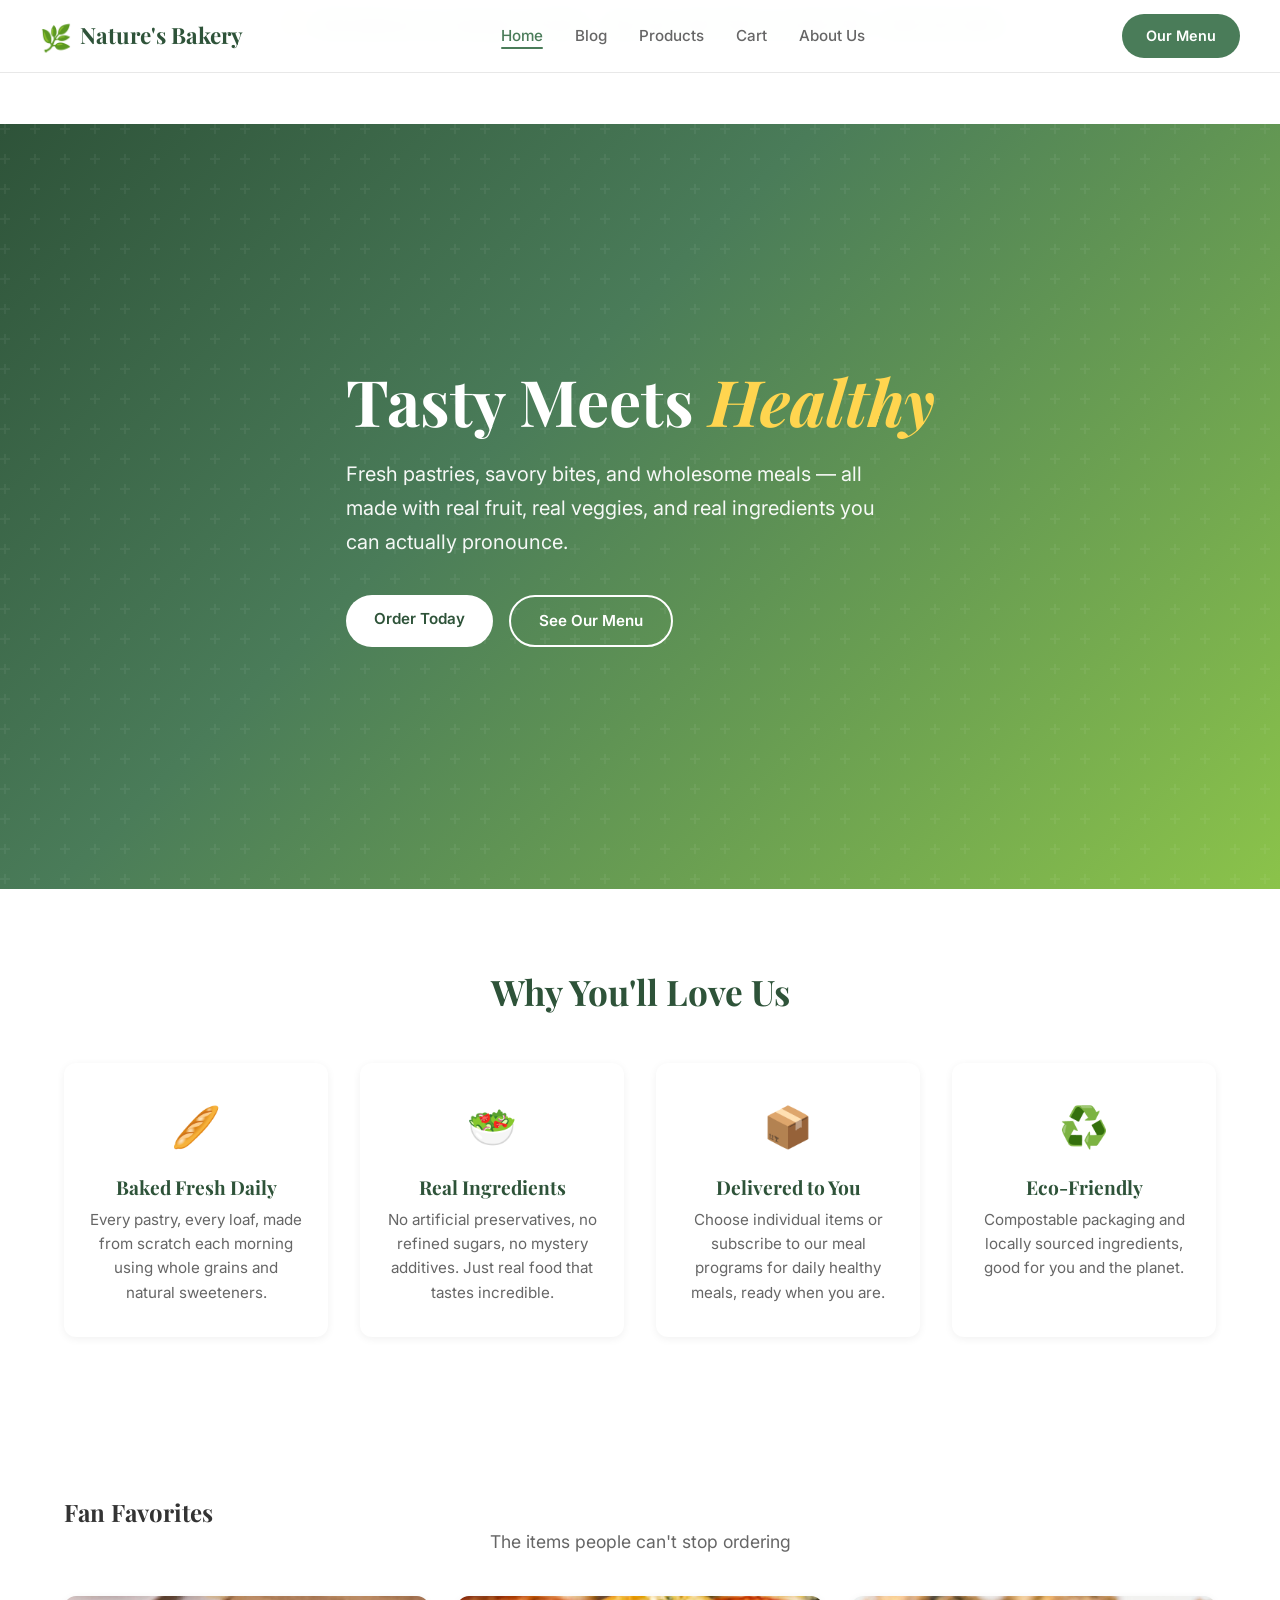
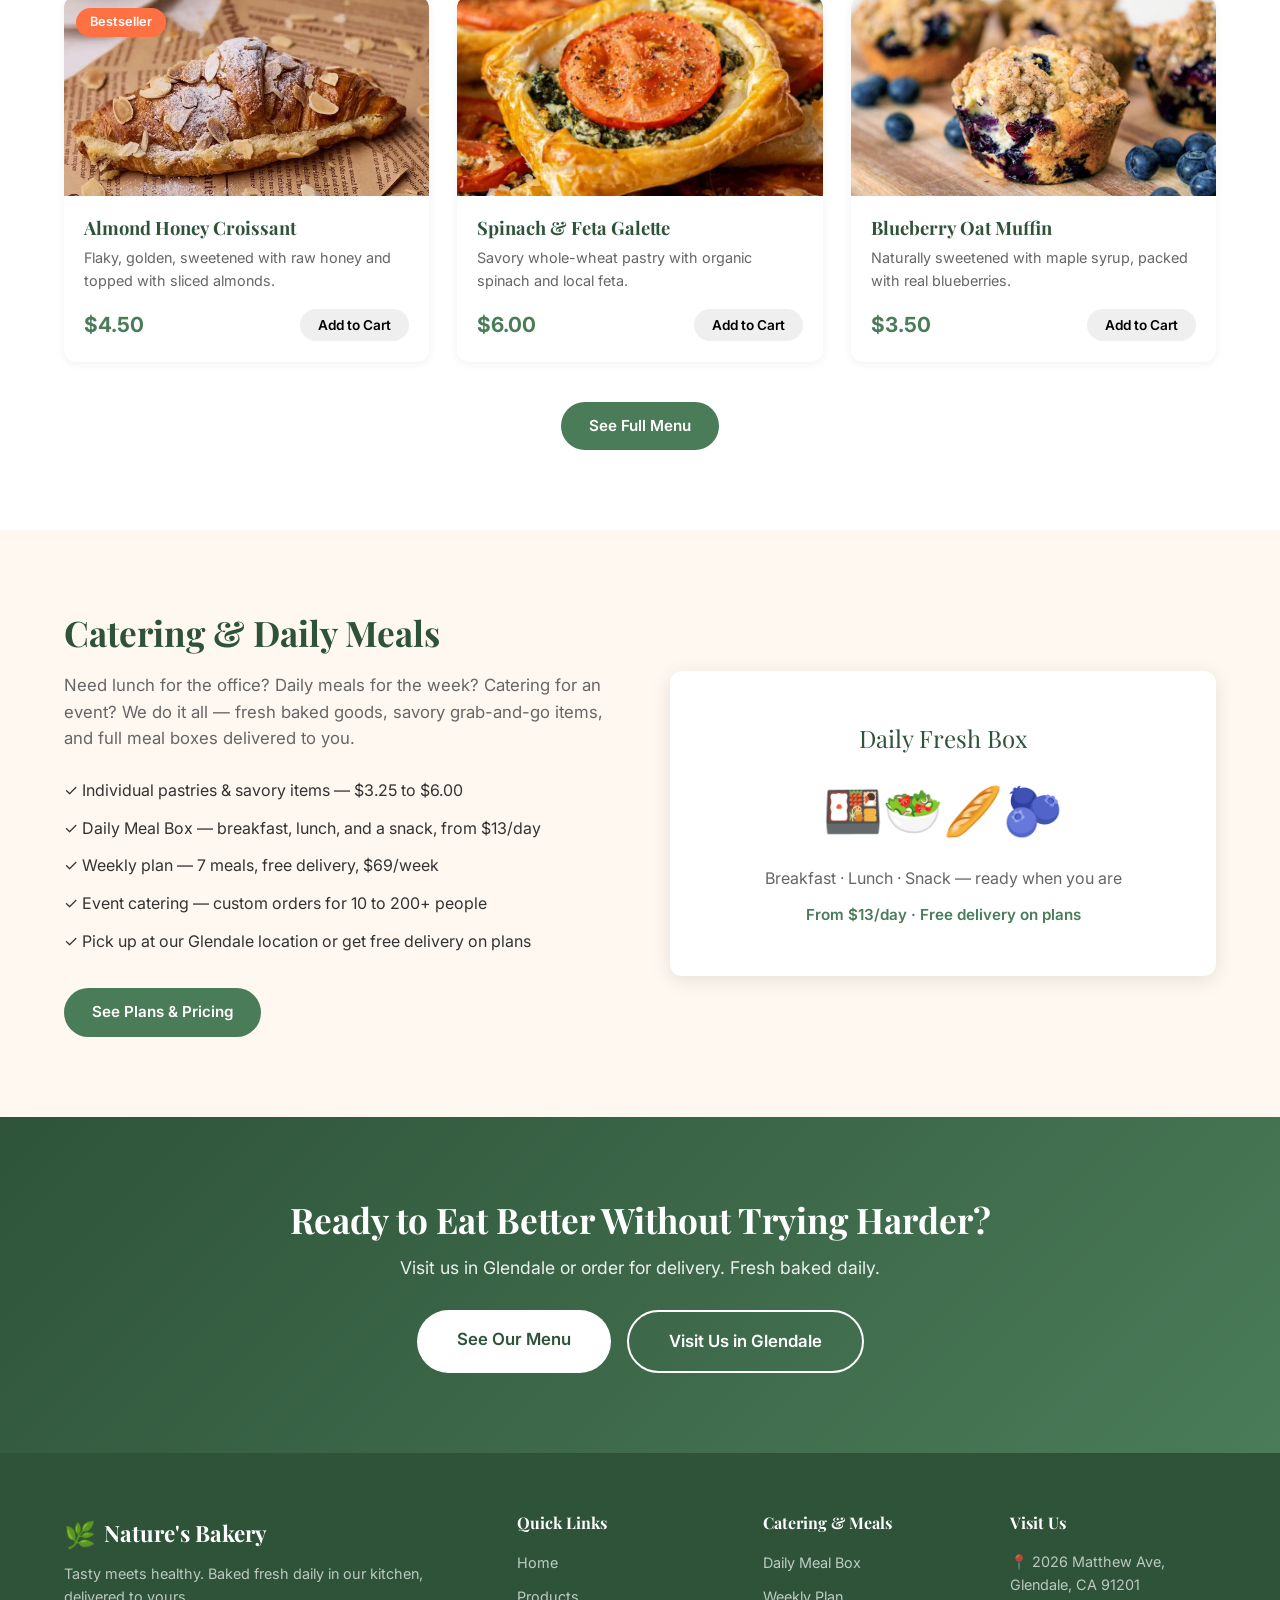
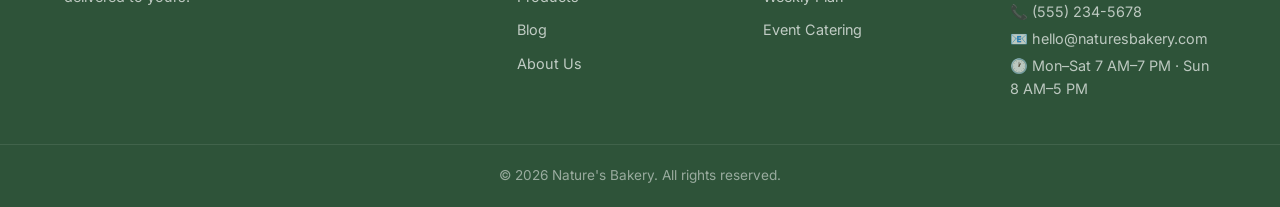
<file: index.html>
<!DOCTYPE html>
<html lang="en">
<head>
    <meta charset="UTF-8">
    <meta name="viewport" content="width=device-width, initial-scale=1.0">
    <title>Nature's Bakery — Tasty Meets Healthy</title>
    <link rel="stylesheet" href="style.css">
    <link rel="preconnect" href="https://fonts.googleapis.com">
    <link href="https://fonts.googleapis.com/css2?family=Playfair+Display:wght@400;600;700&family=Inter:wght@300;400;500;600;700&display=swap" rel="stylesheet">
</head>
<body>
    <!-- LOCATION BANNER -->
    <div class="location-banner">
        📍 <span>2026 Matthew Ave, Glendale, CA 91201</span> · <span>Mon–Sat 7 AM–7 PM, Sun 8 AM–5 PM</span> · <a href="tel:5552345678">(555) 234-5678</a>
    </div>

    <!-- NAVIGATION -->
    <nav class="navbar">
        <div class="nav-container">
            <a href="index.html" class="logo">
                <span class="logo-leaf">🌿</span>
                <span class="logo-text">Nature's Bakery</span>
            </a>
            <ul class="nav-links">
                <li><a href="index.html" class="active">Home</a></li>
                <li><a href="blog.html">Blog</a></li>
                <li><a href="products.html">Products</a></li>
                <li><a href="cart.html">Cart</a></li>
                <li><a href="about.html">About Us</a></li>
            </ul>
            <a href="products.html" class="nav-cta">Our Menu</a>
        </div>
    </nav>

    <!-- HERO SECTION -->
    <section class="hero">
        <div class="hero-overlay"></div>
        <div class="hero-content">
            <h1>Tasty Meets <span class="highlight">Healthy</span></h1>
            <p>Fresh pastries, savory bites, and wholesome meals — all made with real fruit, real veggies, and real ingredients you can actually pronounce.</p>
            <div class="hero-buttons">
                <a href="products.html" class="btn btn-primary">Order Today</a>
                <a href="products.html#meal-plans" class="btn btn-secondary">See Our Menu</a>
            </div>
        </div>
    </section>

    <!-- WHY US SECTION -->
    <section class="why-us">
        <div class="container">
            <h2>Why You'll Love Us</h2>
            <div class="features-grid">
                <div class="feature-card">
                    <div class="feature-icon">🥖</div>
                    <h3>Baked Fresh Daily</h3>
                    <p>Every pastry, every loaf, made from scratch each morning using whole grains and natural sweeteners.</p>
                </div>
                <div class="feature-card">
                    <div class="feature-icon">🥗</div>
                    <h3>Real Ingredients</h3>
                    <p>No artificial preservatives, no refined sugars, no mystery additives. Just real food that tastes incredible.</p>
                </div>
                <div class="feature-card">
                    <div class="feature-icon">📦</div>
                    <h3>Delivered to You</h3>
                    <p>Choose individual items or subscribe to our meal programs for daily healthy meals, ready when you are.</p>
                </div>
                <div class="feature-card">
                    <div class="feature-icon">♻️</div>
                    <h3>Eco-Friendly</h3>
                    <p>Compostable packaging and locally sourced ingredients, good for you and the planet.</p>
                </div>
            </div>
        </div>
    </section>

    <!-- POPULAR ITEMS (V2-style product cards with real images) -->
    <section class="popular">
        <div class="container">
            <h2>Fan Favorites</h2>
            <p class="section-subtitle">The items people can't stop ordering</p>
            <div class="products-grid">
                <div class="product-card">
                    <div class="product-img"><span class="badge">Bestseller</span><img src="images/croissant.jpg" alt="Almond Honey Croissant"></div>
                    <div class="product-info">
                        <h3>Almond Honey Croissant</h3>
                        <p>Flaky, golden, sweetened with raw honey and topped with sliced almonds.</p>
                        <div class="product-price-row">
                            <span class="product-price">$4.50</span>
                            <button class="btn btn-small" onclick="addToCart('Almond Honey Croissant', 4.50)">Add to Cart</button>
                        </div>
                    </div>
                </div>
                <div class="product-card">
                    <div class="product-img"><img src="images/galette.jpg" alt="Spinach & Feta Galette"></div>
                    <div class="product-info">
                        <h3>Spinach & Feta Galette</h3>
                        <p>Savory whole-wheat pastry with organic spinach and local feta.</p>
                        <div class="product-price-row">
                            <span class="product-price">$6.00</span>
                            <button class="btn btn-small" onclick="addToCart('Spinach & Feta Galette', 6.00)">Add to Cart</button>
                        </div>
                    </div>
                </div>
                <div class="product-card">
                    <div class="product-img"><img src="images/muffin.jpg" alt="Blueberry Oat Muffin"></div>
                    <div class="product-info">
                        <h3>Blueberry Oat Muffin</h3>
                        <p>Naturally sweetened with maple syrup, packed with real blueberries.</p>
                        <div class="product-price-row">
                            <span class="product-price">$3.50</span>
                            <button class="btn btn-small" onclick="addToCart('Blueberry Oat Muffin', 3.50)">Add to Cart</button>
                        </div>
                    </div>
                </div>
            </div>
            <div class="center-link">
                <a href="products.html" class="btn btn-primary">See Full Menu</a>
            </div>
        </div>
    </section>

    <!-- DAILY MEALS PREVIEW -->
    <section class="meal-program">
        <div class="container">
            <div class="meal-program-content">
                <h2>Catering & Daily Meals</h2>
                <p>Need lunch for the office? Daily meals for the week? Catering for an event? We do it all — fresh baked goods, savory grab-and-go items, and full meal boxes delivered to you.</p>
                <ul class="checklist">
                    <li>✓ Individual pastries & savory items — $3.25 to $6.00</li>
                    <li>✓ Daily Meal Box — breakfast, lunch, and a snack, from $13/day</li>
                    <li>✓ Weekly plan — 7 meals, free delivery, $69/week</li>
                    <li>✓ Event catering — custom orders for 10 to 200+ people</li>
                    <li>✓ Pick up at our Glendale location or get free delivery on plans</li>
                </ul>
                <a href="products.html#meal-plans" class="btn btn-primary">See Plans & Pricing</a>
            </div>
            <div class="meal-program-image">
                <div class="meal-box">
                    <div class="meal-label">Daily Fresh Box</div>
                    <div class="meal-emojis">🍱🥗🥖🫐</div>
                    <div class="meal-tagline">Breakfast · Lunch · Snack — ready when you are</div>
                    <div class="meal-price">From $13/day · Free delivery on plans</div>
                </div>
            </div>
        </div>
    </section>

    <!-- CTA BANNER -->
    <section class="cta-banner">
        <div class="container">
            <h2>Ready to Eat Better Without Trying Harder?</h2>
            <p>Visit us in Glendale or order for delivery. Fresh baked daily.</p>
            <div class="cta-buttons">
                <a href="products.html" class="btn btn-primary btn-large">See Our Menu</a>
                <a href="about.html" class="btn btn-secondary btn-large">Visit Us in Glendale</a>
            </div>
        </div>
    </section>

    <!-- FOOTER -->
    <footer>
        <div class="container footer-grid">
            <div class="footer-brand">
                <div class="logo">
                    <span class="logo-leaf">🌿</span>
                    <span class="logo-text">Nature's Bakery</span>
                </div>
                <p>Tasty meets healthy. Baked fresh daily in our kitchen, delivered to yours.</p>
            </div>
            <div class="footer-links">
                <h4>Quick Links</h4>
                <ul>
                    <li><a href="index.html">Home</a></li>
                    <li><a href="products.html">Products</a></li>
                    <li><a href="blog.html">Blog</a></li>
                    <li><a href="about.html">About Us</a></li>
                </ul>
            </div>
            <div class="footer-links">
                <h4>Catering & Meals</h4>
                <ul>
                    <li><a href="products.html#meal-plans">Daily Meal Box</a></li>
                    <li><a href="products.html#meal-plans">Weekly Plan</a></li>
                    <li><a href="products.html#meal-plans">Event Catering</a></li>
                </ul>
            </div>
            <div class="footer-contact">
                <h4>Visit Us</h4>
                <p>📍 2026 Matthew Ave, Glendale, CA 91201</p>
                <p>📞 (555) 234-5678</p>
                <p>📧 hello@naturesbakery.com</p>
                <p>🕐 Mon–Sat 7 AM–7 PM · Sun 8 AM–5 PM</p>
            </div>
        </div>
        <div class="footer-bottom">
            <p>&copy; 2026 Nature's Bakery. All rights reserved.</p>
        </div>
    </footer>

    <!-- Cart notification -->
    <div id="cart-toast" class="cart-toast">Added to cart!</div>

    <script src="script.js"></script>
</body>
</html>
</file>
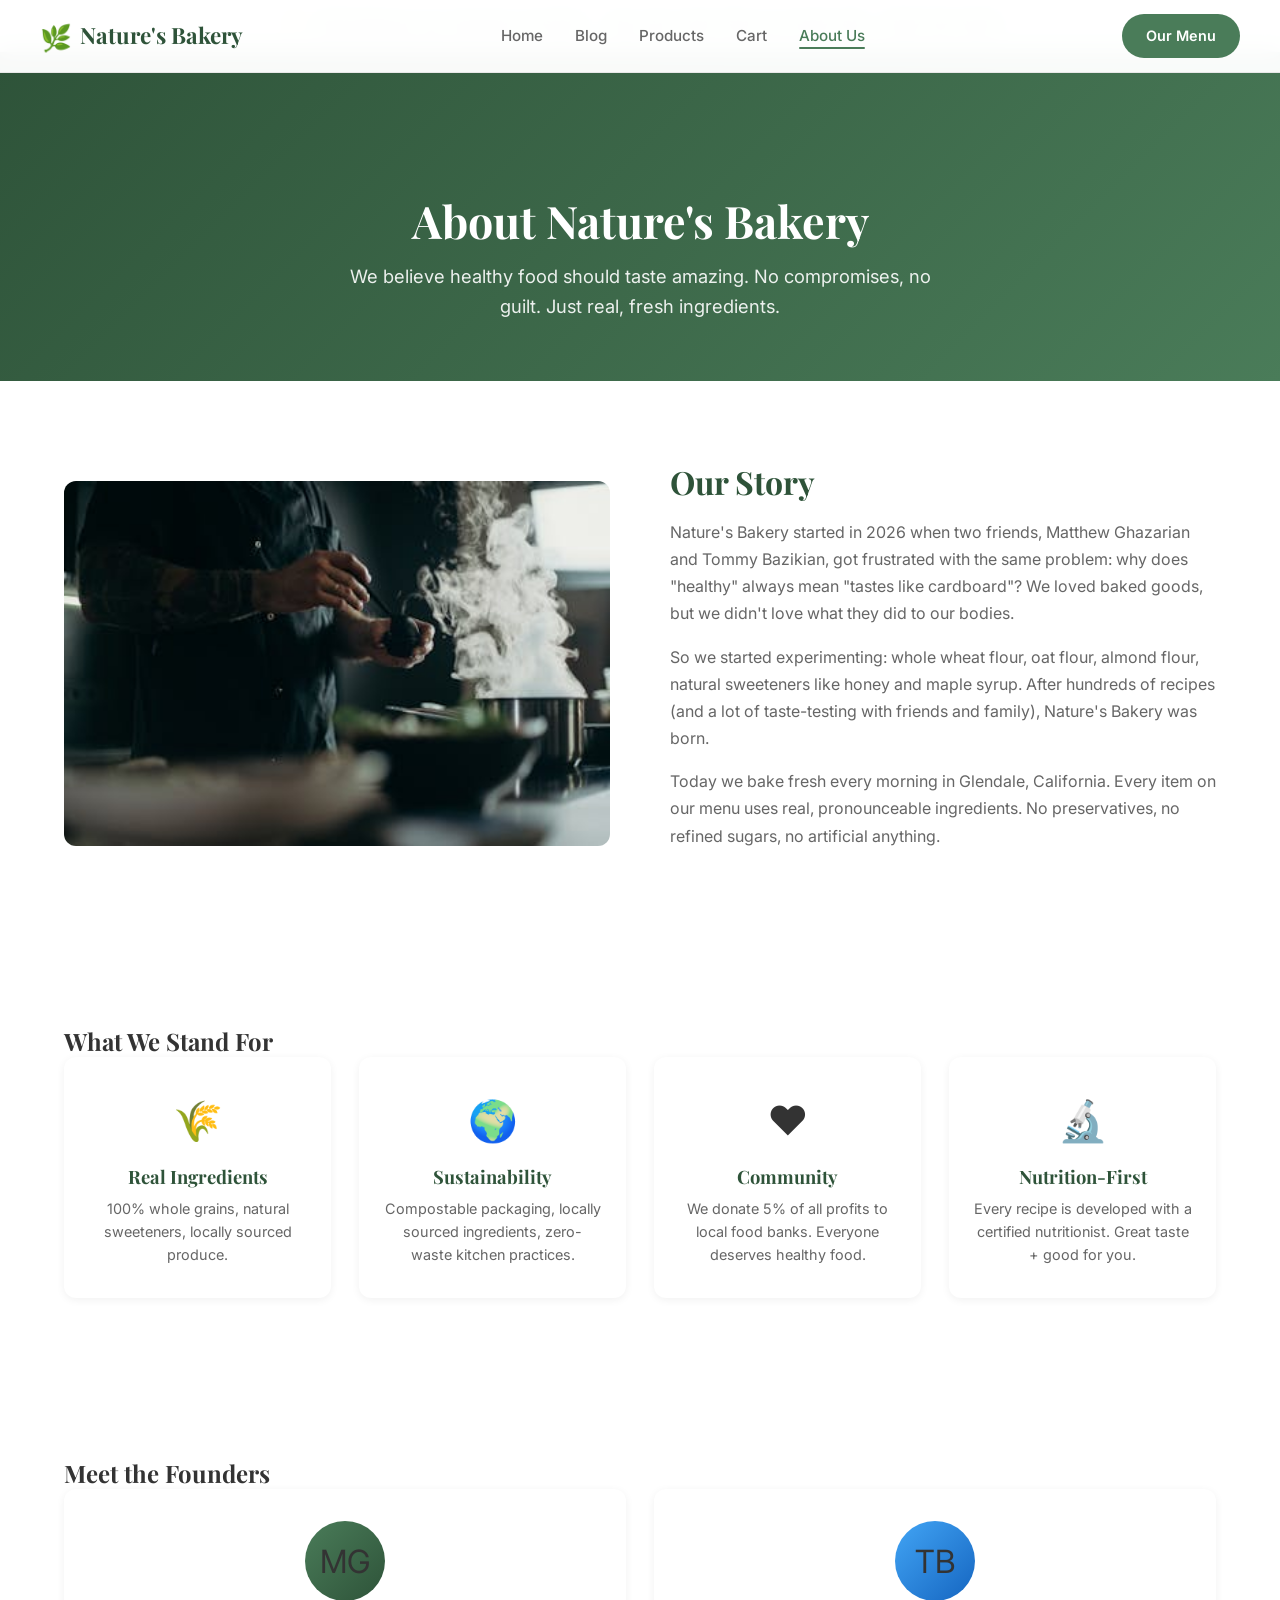
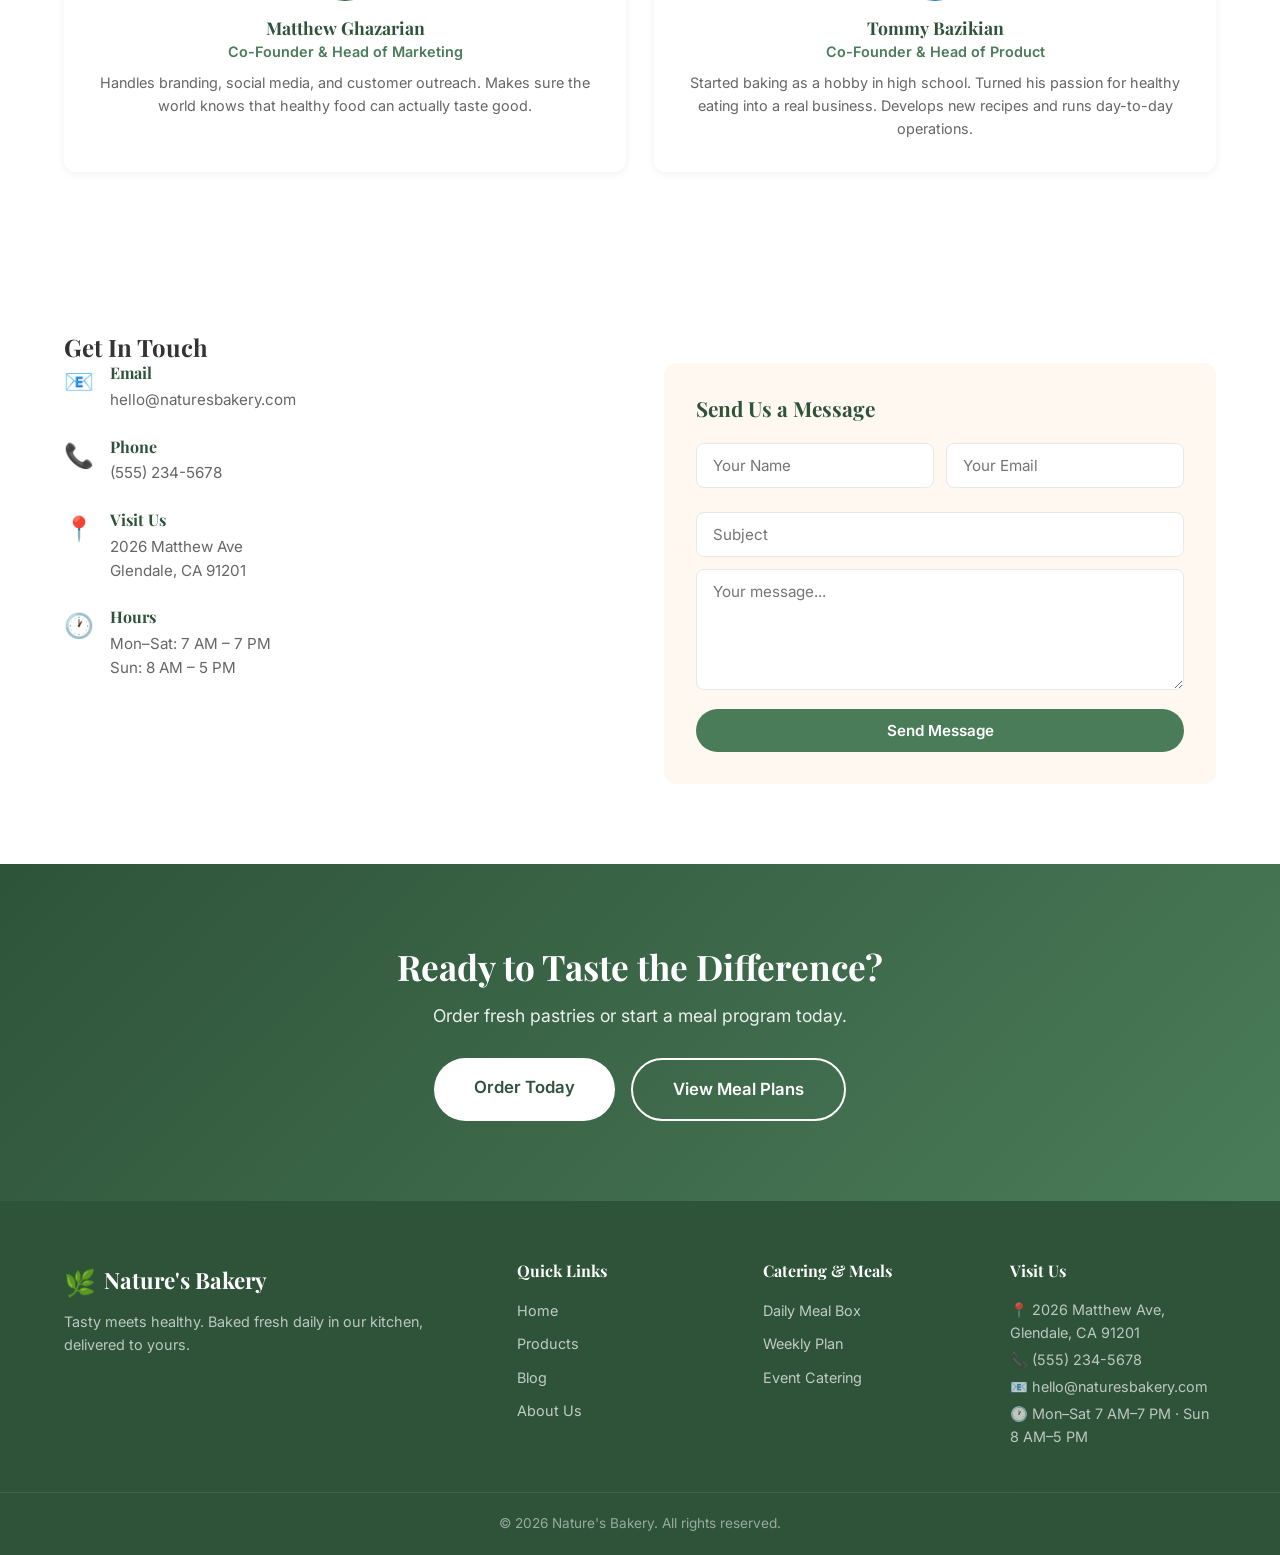
<file: about.html>
<!DOCTYPE html>
<html lang="en">
<head>
    <meta charset="UTF-8">
    <meta name="viewport" content="width=device-width, initial-scale=1.0">
    <title>About Us — Nature's Bakery</title>
    <link rel="stylesheet" href="style.css">
    <link rel="preconnect" href="https://fonts.googleapis.com">
    <link href="https://fonts.googleapis.com/css2?family=Playfair+Display:wght@400;600;700&family=Inter:wght@300;400;500;600;700&display=swap" rel="stylesheet">
</head>
<body>
    <!-- LOCATION BANNER -->
    <div class="location-banner">
        📍 <span>2026 Matthew Ave, Glendale, CA 91201</span> · <span>Mon–Sat 7 AM–7 PM, Sun 8 AM–5 PM</span> · <a href="tel:5552345678">(555) 234-5678</a>
    </div>

    <!-- NAVIGATION -->
    <nav class="navbar">
        <div class="nav-container">
            <a href="index.html" class="logo">
                <span class="logo-leaf">🌿</span>
                <span class="logo-text">Nature's Bakery</span>
            </a>
            <ul class="nav-links">
                <li><a href="index.html">Home</a></li>
                <li><a href="blog.html">Blog</a></li>
                <li><a href="products.html">Products</a></li>
                <li><a href="cart.html">Cart</a></li>
                <li><a href="about.html" class="active">About Us</a></li>
            </ul>
            <a href="products.html" class="nav-cta">Our Menu</a>
        </div>
    </nav>

    <!-- PAGE HERO -->
    <section class="page-hero">
        <div class="container">
            <h1>About Nature's Bakery</h1>
            <p>We believe healthy food should taste amazing. No compromises, no guilt. Just real, fresh ingredients.</p>
        </div>
    </section>

    <!-- OUR STORY -->
    <section class="about-section">
        <div class="container">
            <div class="about-grid">
                <div class="about-image"><img src="images/about-bakery.jpg" alt="Fresh baked goods"></div>
                <div class="about-text">
                    <h2>Our Story</h2>
                    <p>Nature's Bakery started in 2026 when two friends, Matthew Ghazarian and Tommy Bazikian, got frustrated with the same problem: why does "healthy" always mean "tastes like cardboard"? We loved baked goods, but we didn't love what they did to our bodies.</p>
                    <p>So we started experimenting: whole wheat flour, oat flour, almond flour, natural sweeteners like honey and maple syrup. After hundreds of recipes (and a lot of taste-testing with friends and family), Nature's Bakery was born.</p>
                    <p>Today we bake fresh every morning in Glendale, California. Every item on our menu uses real, pronounceable ingredients. No preservatives, no refined sugars, no artificial anything.</p>
                </div>
            </div>
        </div>
    </section>

    <!-- VALUES -->
    <section class="values-section">
        <div class="container">
            <h2>What We Stand For</h2>
            <div class="values-grid">
                <div class="value-card">
                    <div class="value-icon">🌾</div>
                    <h3>Real Ingredients</h3>
                    <p>100% whole grains, natural sweeteners, locally sourced produce.</p>
                </div>
                <div class="value-card">
                    <div class="value-icon">🌍</div>
                    <h3>Sustainability</h3>
                    <p>Compostable packaging, locally sourced ingredients, zero-waste kitchen practices.</p>
                </div>
                <div class="value-card">
                    <div class="value-icon">❤️</div>
                    <h3>Community</h3>
                    <p>We donate 5% of all profits to local food banks. Everyone deserves healthy food.</p>
                </div>
                <div class="value-card">
                    <div class="value-icon">🔬</div>
                    <h3>Nutrition-First</h3>
                    <p>Every recipe is developed with a certified nutritionist. Great taste + good for you.</p>
                </div>
            </div>
        </div>
    </section>

    <!-- TEAM (V2 founders) -->
    <section class="team-section">
        <div class="container">
            <h2>Meet the Founders</h2>
            <div class="team-grid">
                <div class="team-card">
                    <div class="team-avatar" style="background:linear-gradient(135deg,#4A7C59,#2E5339)">MG</div>
                    <h3>Matthew Ghazarian</h3>
                    <p class="team-role">Co-Founder & Head of Marketing</p>
                    <p>Handles branding, social media, and customer outreach. Makes sure the world knows that healthy food can actually taste good.</p>
                </div>
                <div class="team-card">
                    <div class="team-avatar" style="background:linear-gradient(135deg,#42A5F5,#1565C0)">TB</div>
                    <h3>Tommy Bazikian</h3>
                    <p class="team-role">Co-Founder & Head of Product</p>
                    <p>Started baking as a hobby in high school. Turned his passion for healthy eating into a real business. Develops new recipes and runs day-to-day operations.</p>
                </div>
            </div>
        </div>
    </section>

    <!-- CONTACT -->
    <section class="contact-section">
        <div class="container">
            <h2>Get In Touch</h2>
            <div class="contact-grid">
                <div class="contact-info">
                    <div class="contact-item">
                        <span class="contact-icon">📧</span>
                        <div>
                            <h4>Email</h4>
                            <p>hello@naturesbakery.com</p>
                        </div>
                    </div>
                    <div class="contact-item">
                        <span class="contact-icon">📞</span>
                        <div>
                            <h4>Phone</h4>
                            <p>(555) 234-5678</p>
                        </div>
                    </div>
                    <div class="contact-item">
                        <span class="contact-icon">📍</span>
                        <div>
                            <h4>Visit Us</h4>
                            <p>2026 Matthew Ave<br>Glendale, CA 91201</p>
                        </div>
                    </div>
                    <div class="contact-item">
                        <span class="contact-icon">🕐</span>
                        <div>
                            <h4>Hours</h4>
                            <p>Mon–Sat: 7 AM – 7 PM<br>Sun: 8 AM – 5 PM</p>
                        </div>
                    </div>
                </div>
                <div class="contact-form">
                    <h3>Send Us a Message</h3>
                    <form onsubmit="handleSubmit(event)">
                        <div class="form-row">
                            <input type="text" placeholder="Your Name" required>
                            <input type="email" placeholder="Your Email" required>
                        </div>
                        <input type="text" placeholder="Subject" required>
                        <textarea placeholder="Your message..." rows="5" required></textarea>
                        <button type="submit" class="btn btn-primary btn-full">Send Message</button>
                    </form>
                </div>
            </div>
        </div>
    </section>

    <!-- CTA BANNER -->
    <section class="cta-banner">
        <div class="container">
            <h2>Ready to Taste the Difference?</h2>
            <p>Order fresh pastries or start a meal program today.</p>
            <div class="cta-buttons">
                <a href="products.html" class="btn btn-primary btn-large">Order Today</a>
                <a href="products.html#meal-plans" class="btn btn-secondary btn-large">View Meal Plans</a>
            </div>
        </div>
    </section>

    <!-- FOOTER -->
    <footer>
        <div class="container footer-grid">
            <div class="footer-brand">
                <div class="logo">
                    <span class="logo-leaf">🌿</span>
                    <span class="logo-text">Nature's Bakery</span>
                </div>
                <p>Tasty meets healthy. Baked fresh daily in our kitchen, delivered to yours.</p>
            </div>
            <div class="footer-links">
                <h4>Quick Links</h4>
                <ul>
                    <li><a href="index.html">Home</a></li>
                    <li><a href="products.html">Products</a></li>
                    <li><a href="blog.html">Blog</a></li>
                    <li><a href="about.html">About Us</a></li>
                </ul>
            </div>
            <div class="footer-links">
                <h4>Catering & Meals</h4>
                <ul>
                    <li><a href="products.html#meal-plans">Daily Meal Box</a></li>
                    <li><a href="products.html#meal-plans">Weekly Plan</a></li>
                    <li><a href="products.html#meal-plans">Event Catering</a></li>
                </ul>
            </div>
            <div class="footer-contact">
                <h4>Visit Us</h4>
                <p>📍 2026 Matthew Ave, Glendale, CA 91201</p>
                <p>📞 (555) 234-5678</p>
                <p>📧 hello@naturesbakery.com</p>
                <p>🕐 Mon–Sat 7 AM–7 PM · Sun 8 AM–5 PM</p>
            </div>
        </div>
        <div class="footer-bottom">
            <p>&copy; 2026 Nature's Bakery. All rights reserved.</p>
        </div>
    </footer>

    <script src="script.js"></script>
</body>
</html>
</file>
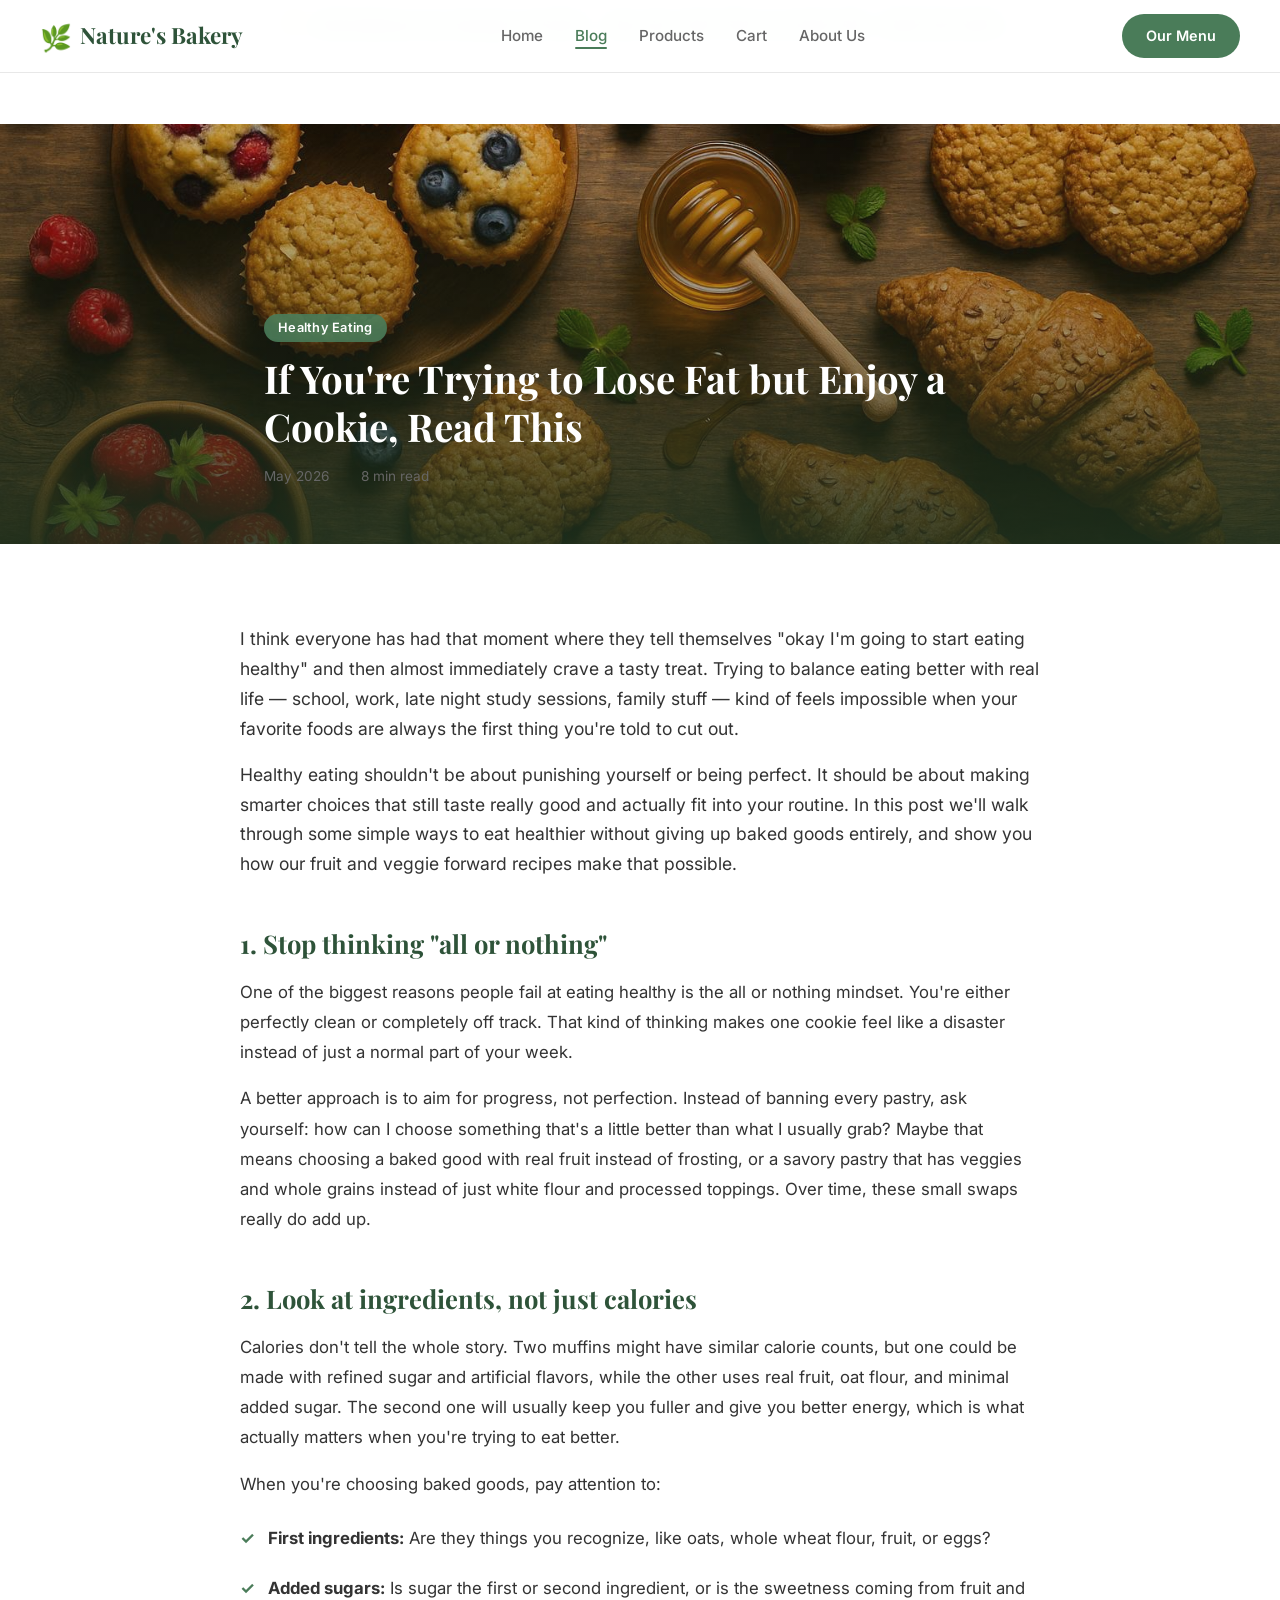
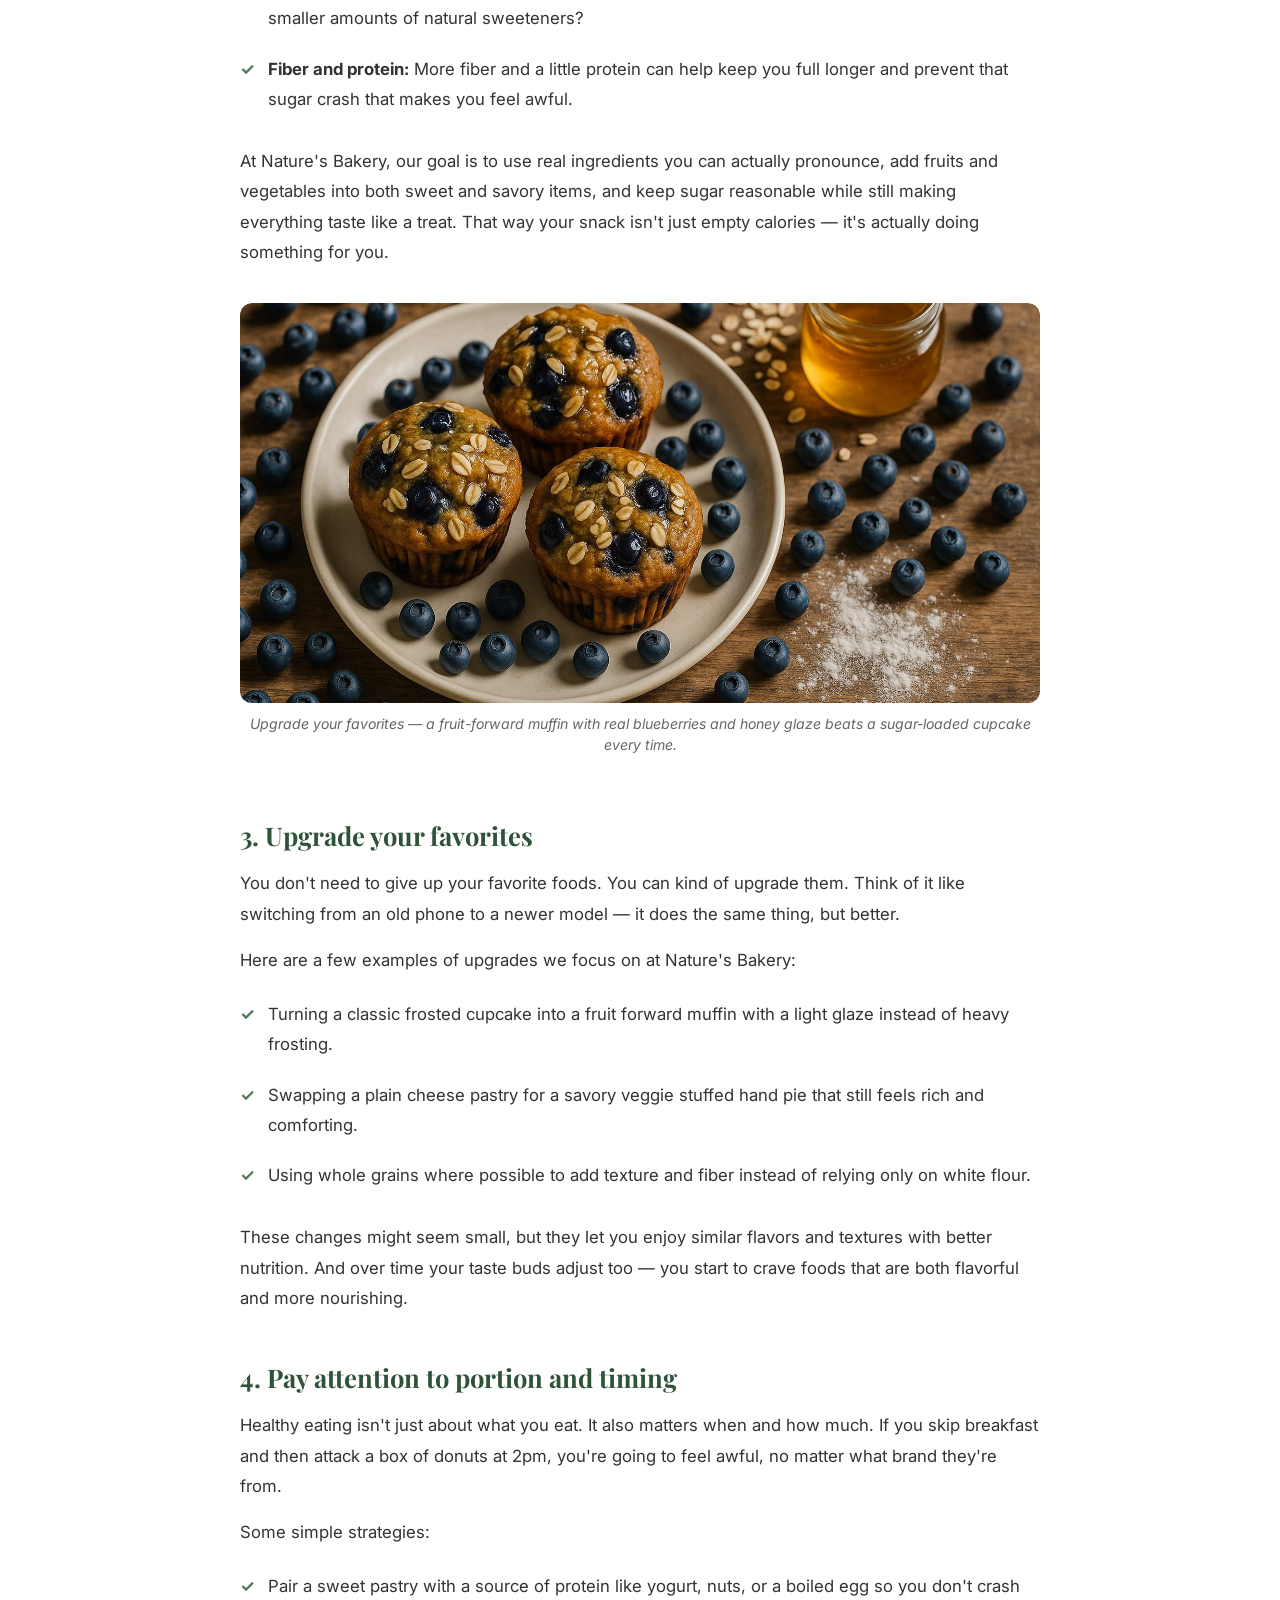
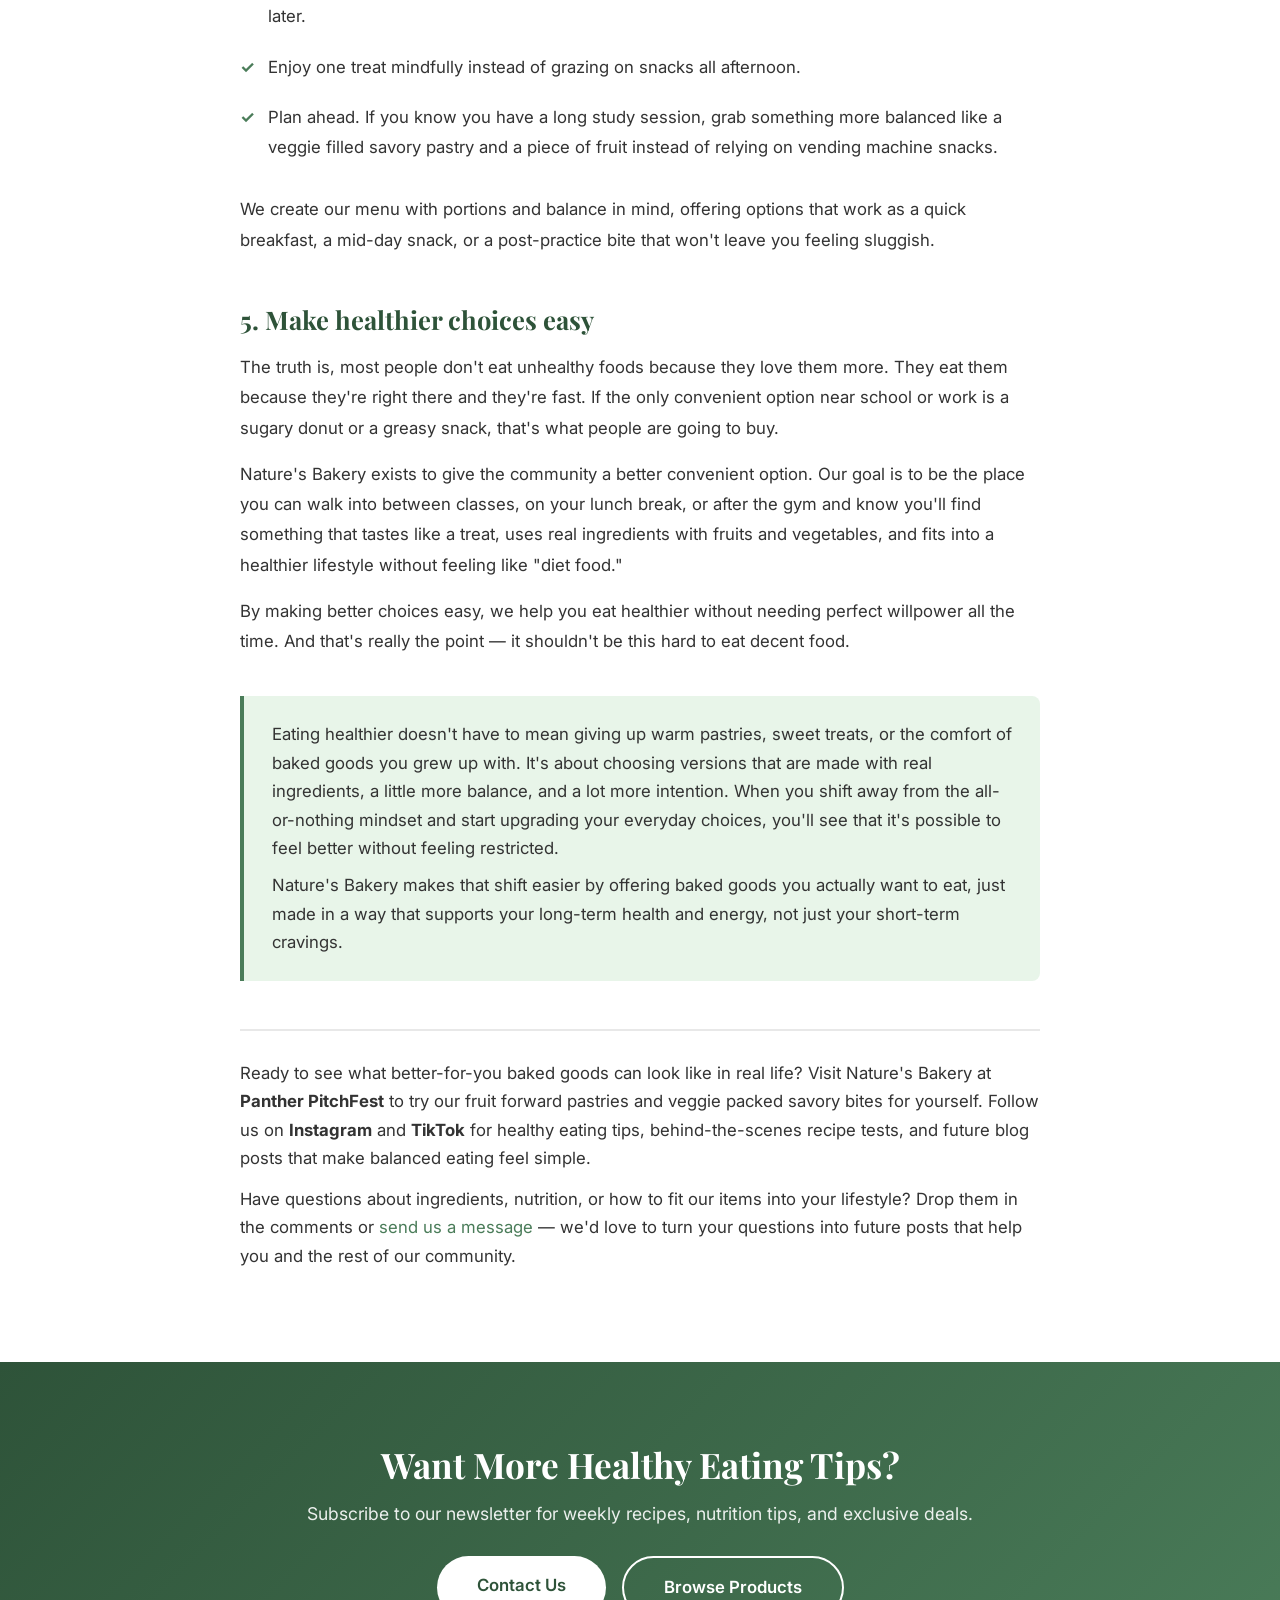
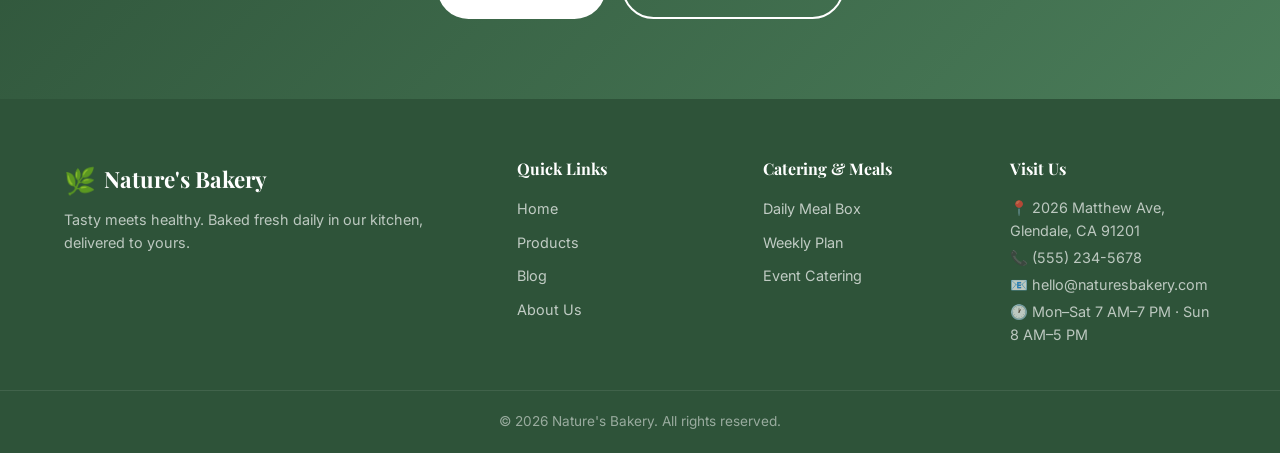
<file: blog.html>
<!DOCTYPE html>
<html lang="en">
<head>
    <meta charset="UTF-8">
    <meta name="viewport" content="width=device-width, initial-scale=1.0">
    <title>Blog — Nature's Bakery</title>
    <link rel="stylesheet" href="style.css">
    <link rel="preconnect" href="https://fonts.googleapis.com">
    <link href="https://fonts.googleapis.com/css2?family=Playfair+Display:wght@400;600;700&family=Inter:wght@300;400;500;600;700&display=swap" rel="stylesheet">
</head>
<body>
    <!-- LOCATION BANNER -->
    <div class="location-banner">
        📍 <span>2026 Matthew Ave, Glendale, CA 91201</span> · <span>Mon–Sat 7 AM–7 PM, Sun 8 AM–5 PM</span> · <a href="tel:5552345678">(555) 234-5678</a>
    </div>

    <!-- NAVIGATION -->
    <nav class="navbar">
        <div class="nav-container">
            <a href="index.html" class="logo">
                <span class="logo-leaf">🌿</span>
                <span class="logo-text">Nature's Bakery</span>
            </a>
            <ul class="nav-links">
                <li><a href="index.html">Home</a></li>
                <li><a href="blog.html" class="active">Blog</a></li>
                <li><a href="products.html">Products</a></li>
                <li><a href="cart.html">Cart</a></li>
                <li><a href="about.html">About Us</a></li>
            </ul>
            <a href="products.html" class="nav-cta">Our Menu</a>
        </div>
    </nav>

    <!-- BLOG HERO IMAGE -->
    <section class="blog-hero-image">
        <img src="images/blog-healthy-hero.jpg" alt="Healthy baked goods with fresh fruit and whole grains">
        <div class="blog-hero-overlay">
            <div class="container">
                <span class="blog-tag-large">Healthy Eating</span>
                <h1>If You're Trying to Lose Fat but Enjoy a Cookie, Read This</h1>
                <div class="blog-meta">
                    <span class="blog-date">May 2026</span>
                    <span class="blog-read">8 min read</span>
                </div>
            </div>
        </div>
    </section>

    <!-- BLOG ARTICLE -->
    <section class="blog-section">
        <div class="container">
            <article class="blog-full-post">
                <div class="blog-full-intro-block">
                    <p class="blog-full-intro">I think everyone has had that moment where they tell themselves "okay I'm going to start eating healthy" and then almost immediately crave a tasty treat. Trying to balance eating better with real life — school, work, late night study sessions, family stuff — kind of feels impossible when your favorite foods are always the first thing you're told to cut out.</p>
                    <p class="blog-full-intro">Healthy eating shouldn't be about punishing yourself or being perfect. It should be about making smarter choices that still taste really good and actually fit into your routine. In this post we'll walk through some simple ways to eat healthier without giving up baked goods entirely, and show you how our fruit and veggie forward recipes make that possible.</p>
                </div>

                <div class="blog-full-body">
                    <h2>1. Stop thinking "all or nothing"</h2>
                    <p>One of the biggest reasons people fail at eating healthy is the all or nothing mindset. You're either perfectly clean or completely off track. That kind of thinking makes one cookie feel like a disaster instead of just a normal part of your week.</p>
                    <p>A better approach is to aim for progress, not perfection. Instead of banning every pastry, ask yourself: how can I choose something that's a little better than what I usually grab? Maybe that means choosing a baked good with real fruit instead of frosting, or a savory pastry that has veggies and whole grains instead of just white flour and processed toppings. Over time, these small swaps really do add up.</p>

                    <h2>2. Look at ingredients, not just calories</h2>
                    <p>Calories don't tell the whole story. Two muffins might have similar calorie counts, but one could be made with refined sugar and artificial flavors, while the other uses real fruit, oat flour, and minimal added sugar. The second one will usually keep you fuller and give you better energy, which is what actually matters when you're trying to eat better.</p>
                    <p>When you're choosing baked goods, pay attention to:</p>
                    <ul class="blog-checklist">
                        <li><strong>First ingredients:</strong> Are they things you recognize, like oats, whole wheat flour, fruit, or eggs?</li>
                        <li><strong>Added sugars:</strong> Is sugar the first or second ingredient, or is the sweetness coming from fruit and smaller amounts of natural sweeteners?</li>
                        <li><strong>Fiber and protein:</strong> More fiber and a little protein can help keep you full longer and prevent that sugar crash that makes you feel awful.</li>
                    </ul>
                    <p>At Nature's Bakery, our goal is to use real ingredients you can actually pronounce, add fruits and vegetables into both sweet and savory items, and keep sugar reasonable while still making everything taste like a treat. That way your snack isn't just empty calories — it's actually doing something for you.</p>

                    <div class="blog-image-block">
                        <img src="images/blog-fruit-upgrade.jpg" alt="Healthy fruit-forward muffin compared to a typical frosted cupcake" class="blog-inline-img">
                        <p class="blog-image-caption">Upgrade your favorites — a fruit-forward muffin with real blueberries and honey glaze beats a sugar-loaded cupcake every time.</p>
                    </div>

                    <h2>3. Upgrade your favorites</h2>
                    <p>You don't need to give up your favorite foods. You can kind of upgrade them. Think of it like switching from an old phone to a newer model — it does the same thing, but better.</p>
                    <p>Here are a few examples of upgrades we focus on at Nature's Bakery:</p>
                    <ul class="blog-checklist">
                        <li>Turning a classic frosted cupcake into a fruit forward muffin with a light glaze instead of heavy frosting.</li>
                        <li>Swapping a plain cheese pastry for a savory veggie stuffed hand pie that still feels rich and comforting.</li>
                        <li>Using whole grains where possible to add texture and fiber instead of relying only on white flour.</li>
                    </ul>
                    <p>These changes might seem small, but they let you enjoy similar flavors and textures with better nutrition. And over time your taste buds adjust too — you start to crave foods that are both flavorful and more nourishing.</p>

                    <h2>4. Pay attention to portion and timing</h2>
                    <p>Healthy eating isn't just about what you eat. It also matters when and how much. If you skip breakfast and then attack a box of donuts at 2pm, you're going to feel awful, no matter what brand they're from.</p>
                    <p>Some simple strategies:</p>
                    <ul class="blog-checklist">
                        <li>Pair a sweet pastry with a source of protein like yogurt, nuts, or a boiled egg so you don't crash later.</li>
                        <li>Enjoy one treat mindfully instead of grazing on snacks all afternoon.</li>
                        <li>Plan ahead. If you know you have a long study session, grab something more balanced like a veggie filled savory pastry and a piece of fruit instead of relying on vending machine snacks.</li>
                    </ul>
                    <p>We create our menu with portions and balance in mind, offering options that work as a quick breakfast, a mid-day snack, or a post-practice bite that won't leave you feeling sluggish.</p>

                    <h2>5. Make healthier choices easy</h2>
                    <p>The truth is, most people don't eat unhealthy foods because they love them more. They eat them because they're right there and they're fast. If the only convenient option near school or work is a sugary donut or a greasy snack, that's what people are going to buy.</p>
                    <p>Nature's Bakery exists to give the community a better convenient option. Our goal is to be the place you can walk into between classes, on your lunch break, or after the gym and know you'll find something that tastes like a treat, uses real ingredients with fruits and vegetables, and fits into a healthier lifestyle without feeling like "diet food."</p>
                    <p>By making better choices easy, we help you eat healthier without needing perfect willpower all the time. And that's really the point — it shouldn't be this hard to eat decent food.</p>

                    <div class="blog-full-cta">
                        <p>Eating healthier doesn't have to mean giving up warm pastries, sweet treats, or the comfort of baked goods you grew up with. It's about choosing versions that are made with real ingredients, a little more balance, and a lot more intention. When you shift away from the all-or-nothing mindset and start upgrading your everyday choices, you'll see that it's possible to feel better without feeling restricted.</p>
                        <p>Nature's Bakery makes that shift easier by offering baked goods you actually want to eat, just made in a way that supports your long-term health and energy, not just your short-term cravings.</p>
                    </div>
                </div>

                <div class="blog-full-footer">
                    <p>Ready to see what better-for-you baked goods can look like in real life? Visit Nature's Bakery at <strong>Panther PitchFest</strong> to try our fruit forward pastries and veggie packed savory bites for yourself. Follow us on <strong>Instagram</strong> and <strong>TikTok</strong> for healthy eating tips, behind-the-scenes recipe tests, and future blog posts that make balanced eating feel simple.</p>
                    <p>Have questions about ingredients, nutrition, or how to fit our items into your lifestyle? Drop them in the comments or <a href="about.html" style="color:var(--green)">send us a message</a> — we'd love to turn your questions into future posts that help you and the rest of our community.</p>
                </div>
            </article>
        </div>
    </section>

    <!-- CTA BANNER -->
    <section class="cta-banner">
        <div class="container">
            <h2>Want More Healthy Eating Tips?</h2>
            <p>Subscribe to our newsletter for weekly recipes, nutrition tips, and exclusive deals.</p>
            <div class="cta-buttons">
                <a href="about.html" class="btn btn-primary btn-large">Contact Us</a>
                <a href="products.html" class="btn btn-secondary btn-large">Browse Products</a>
            </div>
        </div>
    </section>

    <!-- FOOTER -->
    <footer>
        <div class="container footer-grid">
            <div class="footer-brand">
                <div class="logo">
                    <span class="logo-leaf">🌿</span>
                    <span class="logo-text">Nature's Bakery</span>
                </div>
                <p>Tasty meets healthy. Baked fresh daily in our kitchen, delivered to yours.</p>
            </div>
            <div class="footer-links">
                <h4>Quick Links</h4>
                <ul>
                    <li><a href="index.html">Home</a></li>
                    <li><a href="products.html">Products</a></li>
                    <li><a href="blog.html">Blog</a></li>
                    <li><a href="about.html">About Us</a></li>
                </ul>
            </div>
            <div class="footer-links">
                <h4>Catering & Meals</h4>
                <ul>
                    <li><a href="products.html#meal-plans">Daily Meal Box</a></li>
                    <li><a href="products.html#meal-plans">Weekly Plan</a></li>
                    <li><a href="products.html#meal-plans">Event Catering</a></li>
                </ul>
            </div>
            <div class="footer-contact">
                <h4>Visit Us</h4>
                <p>📍 2026 Matthew Ave, Glendale, CA 91201</p>
                <p>📞 (555) 234-5678</p>
                <p>📧 hello@naturesbakery.com</p>
                <p>🕐 Mon–Sat 7 AM–7 PM · Sun 8 AM–5 PM</p>
            </div>
        </div>
        <div class="footer-bottom">
            <p>&copy; 2026 Nature's Bakery. All rights reserved.</p>
        </div>
    </footer>

    <script src="script.js"></script>
</body>
</html>
</file>
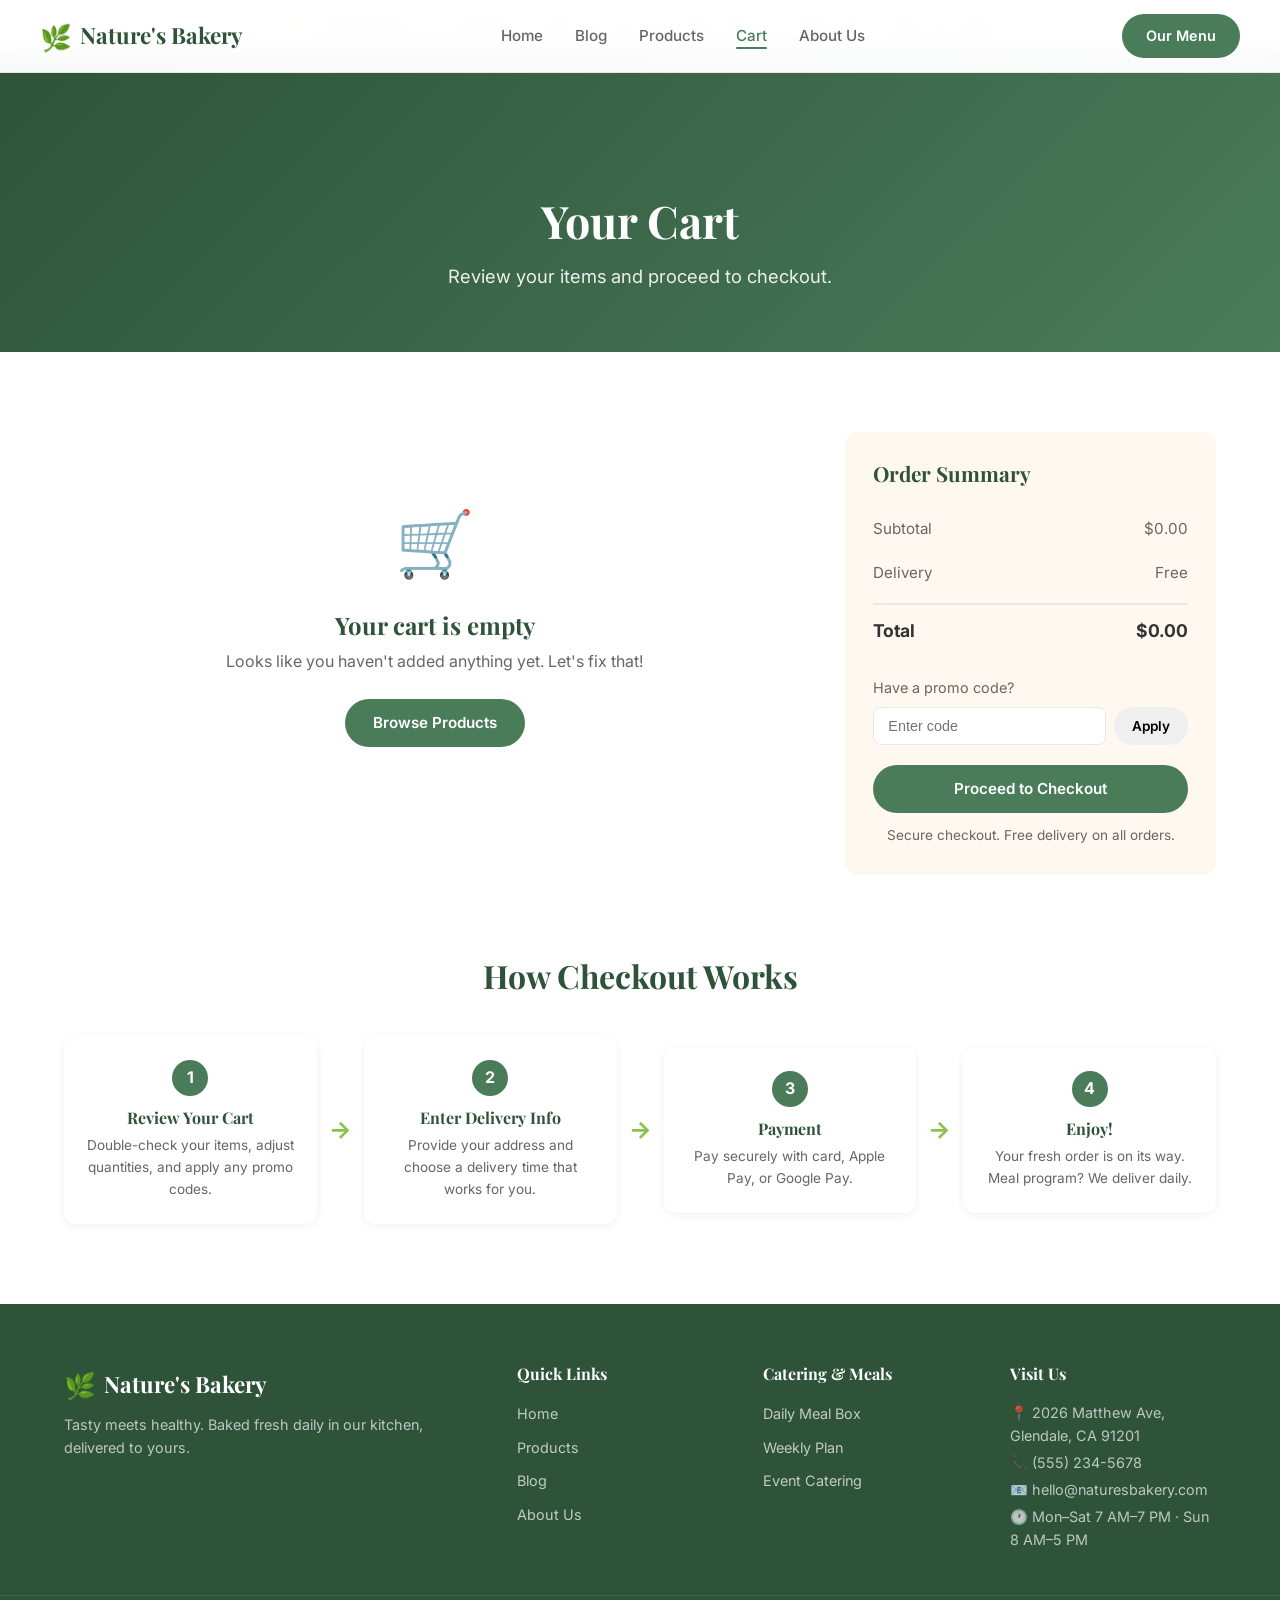
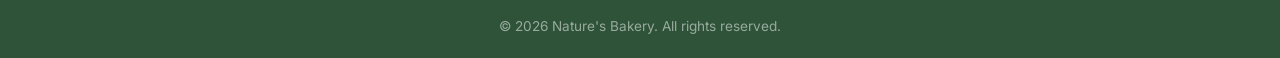
<file: cart.html>
<!DOCTYPE html>
<html lang="en">
<head>
    <meta charset="UTF-8">
    <meta name="viewport" content="width=device-width, initial-scale=1.0">
    <title>Cart — Nature's Bakery</title>
    <link rel="stylesheet" href="style.css">
    <link rel="preconnect" href="https://fonts.googleapis.com">
    <link href="https://fonts.googleapis.com/css2?family=Playfair+Display:wght@400;600;700&family=Inter:wght@300;400;500;600;700&display=swap" rel="stylesheet">
</head>
<body>
    <!-- LOCATION BANNER -->
    <div class="location-banner">
        📍 <span>2026 Matthew Ave, Glendale, CA 91201</span> · <span>Mon–Sat 7 AM–7 PM, Sun 8 AM–5 PM</span> · <a href="tel:5552345678">(555) 234-5678</a>
    </div>

    <!-- NAVIGATION -->
    <nav class="navbar">
        <div class="nav-container">
            <a href="index.html" class="logo">
                <span class="logo-leaf">🌿</span>
                <span class="logo-text">Nature's Bakery</span>
            </a>
            <ul class="nav-links">
                <li><a href="index.html">Home</a></li>
                <li><a href="blog.html">Blog</a></li>
                <li><a href="products.html">Products</a></li>
                <li><a href="cart.html" class="active">Cart</a></li>
                <li><a href="about.html">About Us</a></li>
            </ul>
            <a href="products.html" class="nav-cta">Our Menu</a>
        </div>
    </nav>

    <!-- PAGE HERO -->
    <section class="page-hero">
        <div class="container">
            <h1>Your Cart</h1>
            <p>Review your items and proceed to checkout.</p>
        </div>
    </section>

    <!-- CART CONTENT -->
    <section class="cart-section">
        <div class="container">
            <div class="cart-layout">
                <!-- Cart Items -->
                <div class="cart-items">
                    <div id="cart-empty" class="cart-empty">
                        <div class="cart-empty-icon">🛒</div>
                        <h2>Your cart is empty</h2>
                        <p>Looks like you haven't added anything yet. Let's fix that!</p>
                        <a href="products.html" class="btn btn-primary">Browse Products</a>
                    </div>
                    <div id="cart-list"></div>
                </div>

                <!-- Cart Summary -->
                <div class="cart-summary">
                    <h3>Order Summary</h3>
                    <div class="summary-row">
                        <span>Subtotal</span>
                        <span id="cart-subtotal">$0.00</span>
                    </div>
                    <div class="summary-row">
                        <span>Delivery</span>
                        <span id="cart-delivery">Free</span>
                    </div>
                    <div class="summary-row summary-total">
                        <span>Total</span>
                        <span id="cart-total">$0.00</span>
                    </div>
                    <div class="summary-promo">
                        <p class="promo-label">Have a promo code?</p>
                        <div class="promo-input">
                            <input type="text" placeholder="Enter code">
                            <button class="btn btn-small">Apply</button>
                        </div>
                    </div>
                    <a href="checkout.html" class="btn btn-primary btn-full">Proceed to Checkout</a>
                    <p class="summary-note">Secure checkout. Free delivery on all orders.</p>
                </div>
            </div>

            <!-- Checkout Steps -->
            <div class="checkout-steps">
                <h2>How Checkout Works</h2>
                <div class="steps-grid">
                    <div class="step-card">
                        <div class="step-number">1</div>
                        <h3>Review Your Cart</h3>
                        <p>Double-check your items, adjust quantities, and apply any promo codes.</p>
                    </div>
                    <div class="step-arrow">→</div>
                    <div class="step-card">
                        <div class="step-number">2</div>
                        <h3>Enter Delivery Info</h3>
                        <p>Provide your address and choose a delivery time that works for you.</p>
                    </div>
                    <div class="step-arrow">→</div>
                    <div class="step-card">
                        <div class="step-number">3</div>
                        <h3>Payment</h3>
                        <p>Pay securely with card, Apple Pay, or Google Pay.</p>
                    </div>
                    <div class="step-arrow">→</div>
                    <div class="step-card">
                        <div class="step-number">4</div>
                        <h3>Enjoy!</h3>
                        <p>Your fresh order is on its way. Meal program? We deliver daily.</p>
                    </div>
                </div>
            </div>
        </div>
    </section>

    <!-- FOOTER -->
    <footer>
        <div class="container footer-grid">
            <div class="footer-brand">
                <div class="logo">
                    <span class="logo-leaf">🌿</span>
                    <span class="logo-text">Nature's Bakery</span>
                </div>
                <p>Tasty meets healthy. Baked fresh daily in our kitchen, delivered to yours.</p>
            </div>
            <div class="footer-links">
                <h4>Quick Links</h4>
                <ul>
                    <li><a href="index.html">Home</a></li>
                    <li><a href="products.html">Products</a></li>
                    <li><a href="blog.html">Blog</a></li>
                    <li><a href="about.html">About Us</a></li>
                </ul>
            </div>
            <div class="footer-links">
                <h4>Catering & Meals</h4>
                <ul>
                    <li><a href="products.html#meal-plans">Daily Meal Box</a></li>
                    <li><a href="products.html#meal-plans">Weekly Plan</a></li>
                    <li><a href="products.html#meal-plans">Event Catering</a></li>
                </ul>
            </div>
            <div class="footer-contact">
                <h4>Visit Us</h4>
                <p>📍 2026 Matthew Ave, Glendale, CA 91201</p>
                <p>📞 (555) 234-5678</p>
                <p>📧 hello@naturesbakery.com</p>
                <p>🕐 Mon–Sat 7 AM–7 PM · Sun 8 AM–5 PM</p>
            </div>
        </div>
        <div class="footer-bottom">
            <p>&copy; 2026 Nature's Bakery. All rights reserved.</p>
        </div>
    </footer>

    <script src="script.js"></script>
</body>
</html>
</file>
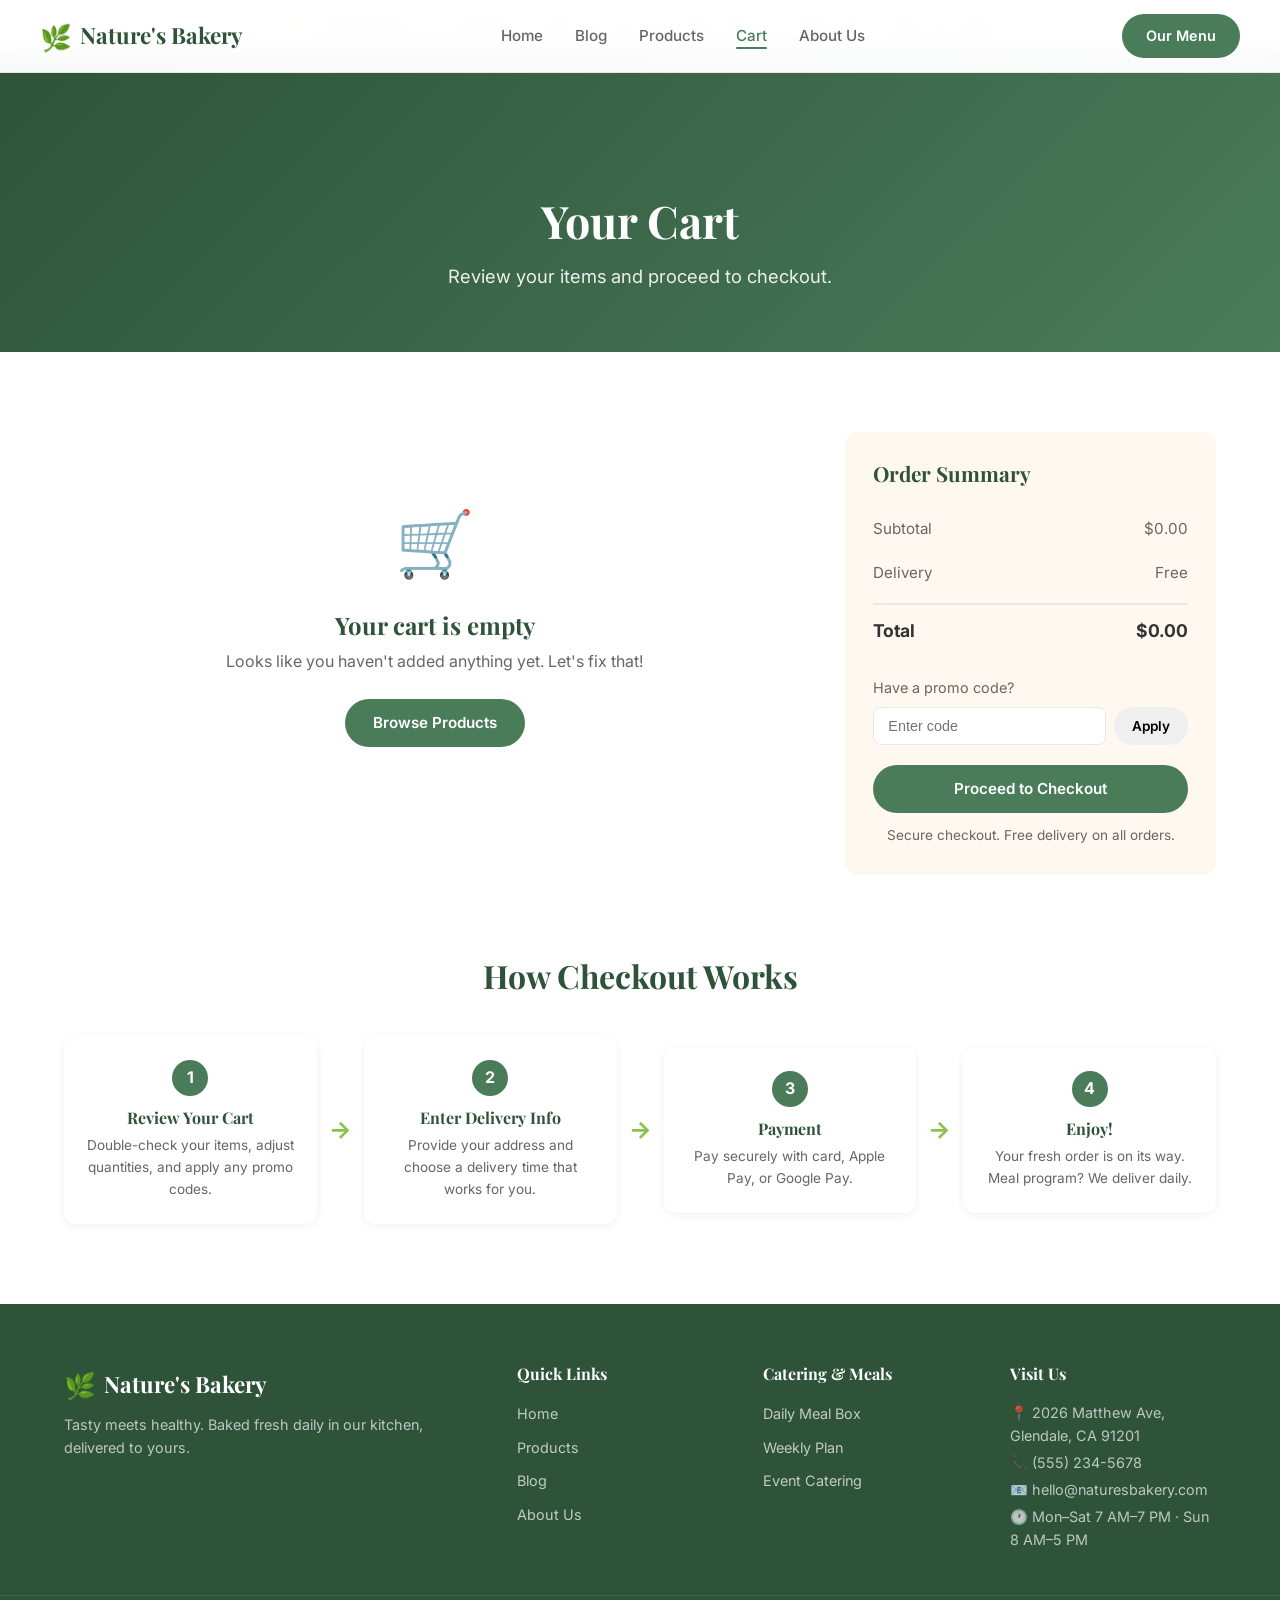
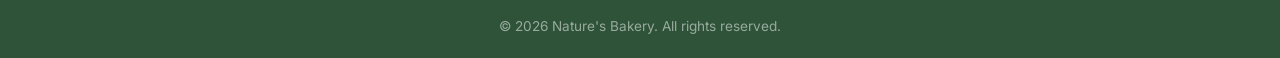
<file: checkout.html>
<!DOCTYPE html>
<html lang="en">
<head>
    <meta charset="UTF-8">
    <meta name="viewport" content="width=device-width, initial-scale=1.0">
    <title>Checkout — Nature's Bakery</title>
    <link rel="stylesheet" href="style.css">
    <link rel="preconnect" href="https://fonts.googleapis.com">
    <link href="https://fonts.googleapis.com/css2?family=Playfair+Display:wght@400;600;700&family=Inter:wght@300;400;500;600;700&display=swap" rel="stylesheet">
</head>
<body>
    <!-- LOCATION BANNER -->
    <div class="location-banner">
        📍 <span>2026 Matthew Ave, Glendale, CA 91201</span> · <span>Mon–Sat 7 AM–7 PM, Sun 8 AM–5 PM</span> · <a href="tel:5552345678">(555) 234-5678</a>
    </div>

    <!-- NAVIGATION -->
    <nav class="navbar">
        <div class="nav-container">
            <a href="index.html" class="logo">
                <span class="logo-leaf">🌿</span>
                <span class="logo-text">Nature's Bakery</span>
            </a>
            <ul class="nav-links">
                <li><a href="index.html">Home</a></li>
                <li><a href="blog.html">Blog</a></li>
                <li><a href="products.html">Products</a></li>
                <li><a href="cart.html">Cart</a></li>
                <li><a href="about.html">About Us</a></li>
            </ul>
            <a href="products.html" class="nav-cta">Our Menu</a>
        </div>
    </nav>

    <!-- PAGE HERO -->
    <section class="page-hero">
        <div class="container">
            <h1>Checkout</h1>
            <p>Almost there! Complete your order below.</p>
        </div>
    </section>

    <!-- CHECKOUT FORM -->
    <section class="checkout-section">
        <div class="container">
            <div class="checkout-layout">
                <!-- Order Form -->
                <div class="checkout-form">
                    <form id="checkout-form" onsubmit="submitOrder(event)">
                        <!-- Step 1: Contact -->
                        <div class="checkout-step">
                            <div class="checkout-step-header">
                                <span class="step-num">1</span>
                                <h3>Contact Information</h3>
                            </div>
                            <div class="checkout-fields">
                                <div class="form-row">
                                    <input type="text" id="firstName" placeholder="First name" required>
                                    <input type="text" id="lastName" placeholder="Last name" required>
                                </div>
                                <input type="email" id="email" placeholder="Email address" required>
                                <input type="tel" id="phone" placeholder="Phone number" required>
                            </div>
                        </div>

                        <!-- Step 2: Delivery -->
                        <div class="checkout-step">
                            <div class="checkout-step-header">
                                <span class="step-num">2</span>
                                <h3>Delivery Address</h3>
                            </div>
                            <div class="checkout-fields">
                                <input type="text" id="address1" placeholder="Street address" required>
                                <input type="text" id="address2" placeholder="Apt, suite, unit (optional)">
                                <div class="form-row">
                                    <input type="text" id="city" placeholder="City" required>
                                    <input type="text" id="state" placeholder="State" required style="max-width:120px">
                                    <input type="text" id="zip" placeholder="ZIP" required style="max-width:120px">
                                </div>
                                <label class="delivery-option">
                                    <input type="radio" name="delivery" value="delivery" checked>
                                    <span>Delivery ($5.00 — free on plans)</span>
                                </label>
                                <label class="delivery-option">
                                    <input type="radio" name="delivery" value="pickup">
                                    <span>Pick up at 2026 Matthew Ave, Glendale, CA 91201 (free)</span>
                                </label>
                            </div>
                        </div>

                        <!-- Step 3: Payment -->
                        <div class="checkout-step">
                            <div class="checkout-step-header">
                                <span class="step-num">3</span>
                                <h3>Payment</h3>
                            </div>
                            <div class="checkout-fields">
                                <input type="text" id="cardNumber" placeholder="Card number" required>
                                <div class="form-row">
                                    <input type="text" id="cardExpiry" placeholder="MM / YY" required style="max-width:140px">
                                    <input type="text" id="cardCVC" placeholder="CVC" required style="max-width:100px">
                                </div>
                                <p class="checkout-note">🔒 Your payment is secure and encrypted. We never store your full card number.</p>
                            </div>
                        </div>

                        <!-- Special instructions -->
                        <div class="checkout-step">
                            <div class="checkout-step-header">
                                <span class="step-num">✎</span>
                                <h3>Special Instructions (optional)</h3>
                            </div>
                            <div class="checkout-fields">
                                <textarea id="notes" placeholder="Allergies, delivery instructions, etc." rows="3"></textarea>
                            </div>
                        </div>

                        <button type="submit" class="btn btn-primary btn-full btn-large" id="place-order-btn">Place Order</button>
                    </form>
                </div>

                <!-- Order Summary Sidebar -->
                <div class="checkout-summary">
                    <h3>Order Summary</h3>
                    <div id="checkout-items"></div>
                    <div class="summary-divider"></div>
                    <div class="summary-row">
                        <span>Subtotal</span>
                        <span id="checkout-subtotal">$0.00</span>
                    </div>
                    <div class="summary-row">
                        <span>Delivery</span>
                        <span id="checkout-delivery">$5.00</span>
                    </div>
                    <div class="summary-row summary-total">
                        <span>Total</span>
                        <span id="checkout-total">$0.00</span>
                    </div>
                </div>
            </div>
        </div>
    </section>

    <!-- FOOTER -->
    <footer>
        <div class="container footer-grid">
            <div class="footer-brand">
                <div class="logo">
                    <span class="logo-leaf">🌿</span>
                    <span class="logo-text">Nature's Bakery</span>
                </div>
                <p>Tasty meets healthy. Baked fresh daily in our kitchen, delivered to yours.</p>
            </div>
            <div class="footer-links">
                <h4>Quick Links</h4>
                <ul>
                    <li><a href="index.html">Home</a></li>
                    <li><a href="products.html">Products</a></li>
                    <li><a href="blog.html">Blog</a></li>
                    <li><a href="about.html">About Us</a></li>
                </ul>
            </div>
            <div class="footer-links">
                <h4>Catering & Meals</h4>
                <ul>
                    <li><a href="products.html#meal-plans">Daily Meal Box</a></li>
                    <li><a href="products.html#meal-plans">Weekly Plan</a></li>
                    <li><a href="products.html#meal-plans">Event Catering</a></li>
                </ul>
            </div>
            <div class="footer-contact">
                <h4>Visit Us</h4>
                <p>📍 2026 Matthew Ave, Glendale, CA 91201</p>
                <p>📞 (555) 234-5678</p>
                <p>📧 hello@naturesbakery.com</p>
                <p>🕐 Mon–Sat 7 AM–7 PM · Sun 8 AM–5 PM</p>
            </div>
        </div>
        <div class="footer-bottom">
            <p>&copy; 2026 Nature's Bakery. All rights reserved.</p>
        </div>
    </footer>

    <div id="cart-toast" class="cart-toast"></div>
    <script src="script.js"></script>
    <script>
        // Populate checkout summary from cart
        function renderCheckoutSummary() {
            var cart = getCart();
            var itemsEl = document.getElementById('checkout-items');
            var subtotalEl = document.getElementById('checkout-subtotal');
            var deliveryEl = document.getElementById('checkout-delivery');
            var totalEl = document.getElementById('checkout-total');

            if (cart.length === 0) {
                window.location.href = 'cart.html';
                return;
            }

            var subtotal = 0;
            var html = '';
            cart.forEach(function(item) {
                subtotal += item.price * item.qty;
                html += '<div class="summary-item">';
                html += '  <div class="summary-item-info">';
                html += '    <span class="summary-item-name">' + item.name + '</span>';
                html += '    <span class="summary-item-qty">× ' + item.qty + '</span>';
                html += '  </div>';
                html += '  <span class="summary-item-price">$' + (item.price * item.qty).toFixed(2) + '</span>';
                html += '</div>';
            });
            itemsEl.innerHTML = html;

            var delivery = document.querySelector('input[name="delivery"]:checked').value === 'delivery' ? 5.00 : 0;
            subtotalEl.textContent = '$' + subtotal.toFixed(2);
            deliveryEl.textContent = delivery === 0 ? 'Free' : '$5.00';
            totalEl.textContent = '$' + (subtotal + delivery).toFixed(2);

            // Update delivery on radio change
            document.querySelectorAll('input[name="delivery"]').forEach(function(radio) {
                radio.addEventListener('change', function() {
                    var del = this.value === 'delivery' ? 5.00 : 0;
                    deliveryEl.textContent = del === 0 ? 'Free' : '$5.00';
                    totalEl.textContent = '$' + (subtotal + del).toFixed(2);
                });
            });
        }

        function submitOrder(e) {
            e.preventDefault();
            var cart = getCart();
            if (cart.length === 0) {
                showToast('Your cart is empty!');
                return;
            }
            // In a real site this would submit to a server
            showToast('Order placed! Thank you for ordering from Nature\'s Bakery 🌿');
            localStorage.removeItem('naturesCart');
            setTimeout(function() {
                window.location.href = 'index.html';
            }, 2000);
        }

        document.addEventListener('DOMContentLoaded', renderCheckoutSummary);
    </script>
</body>
</html>
</file>
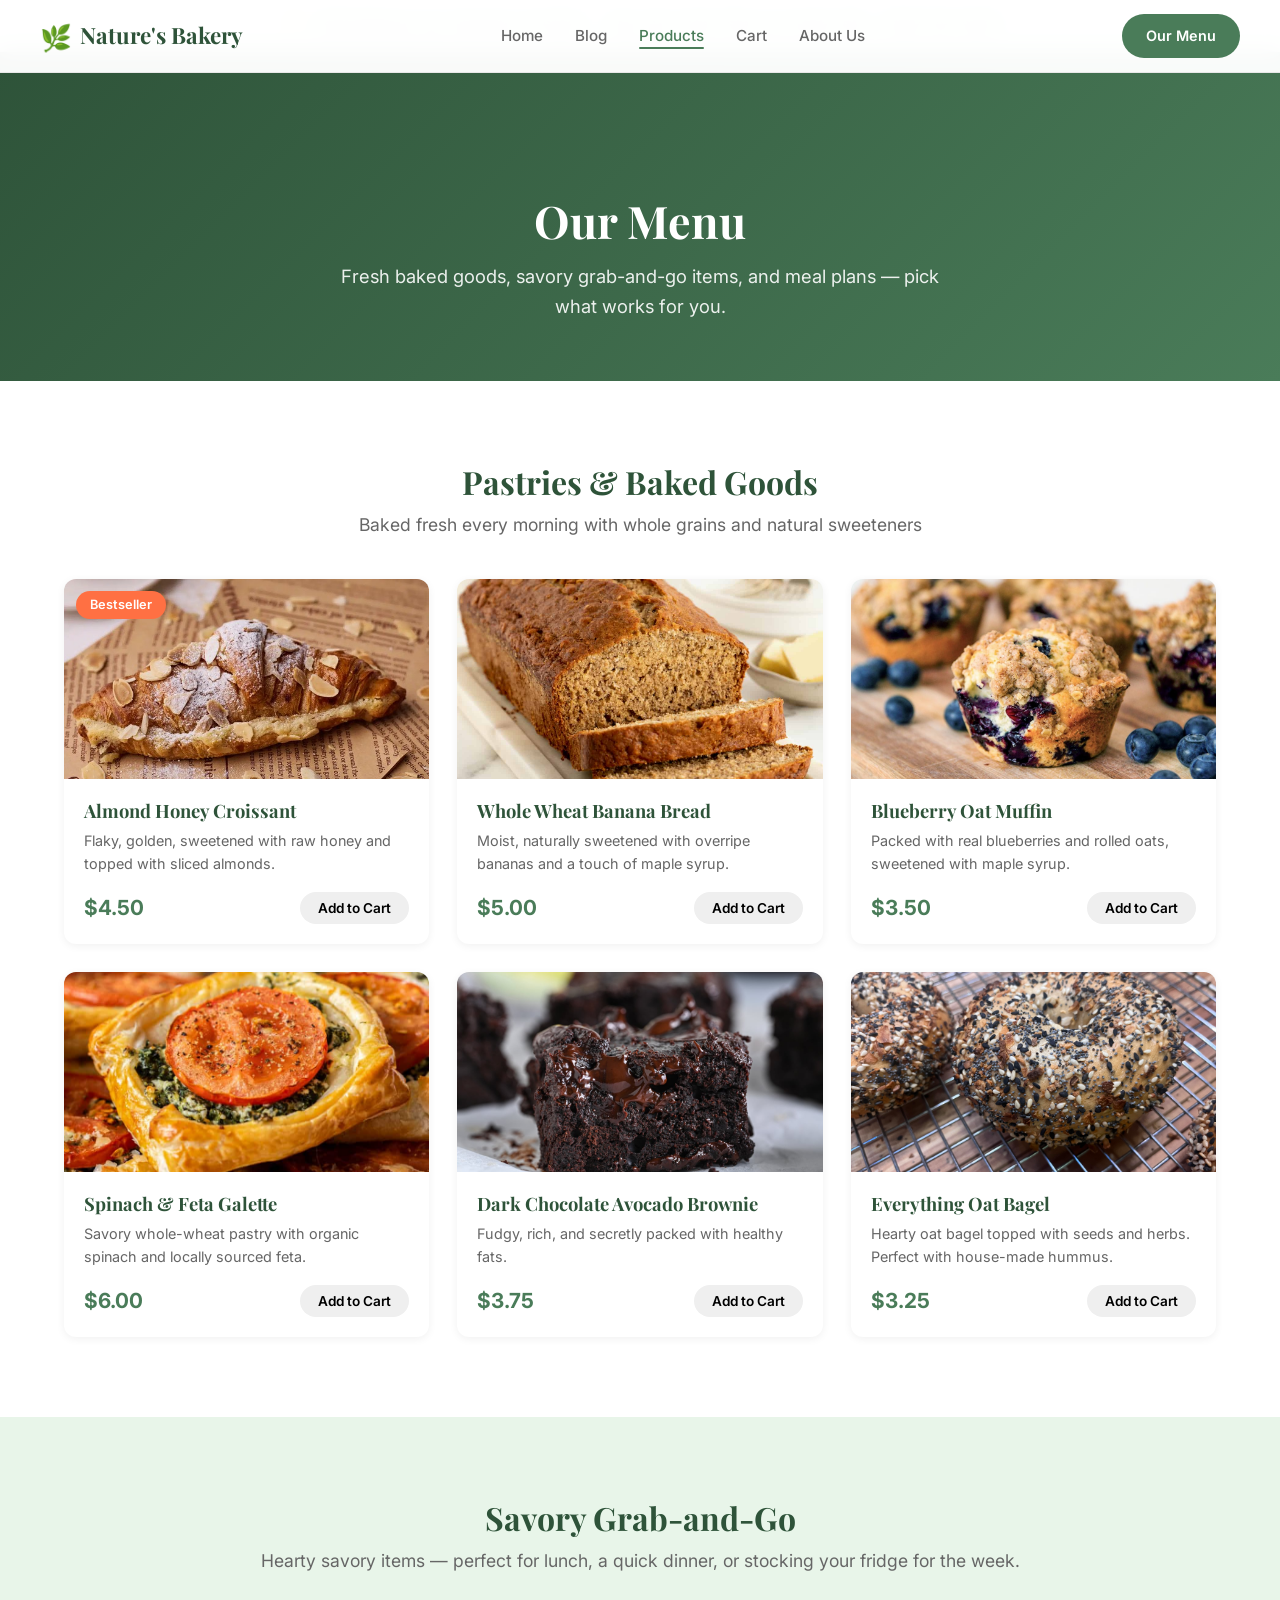
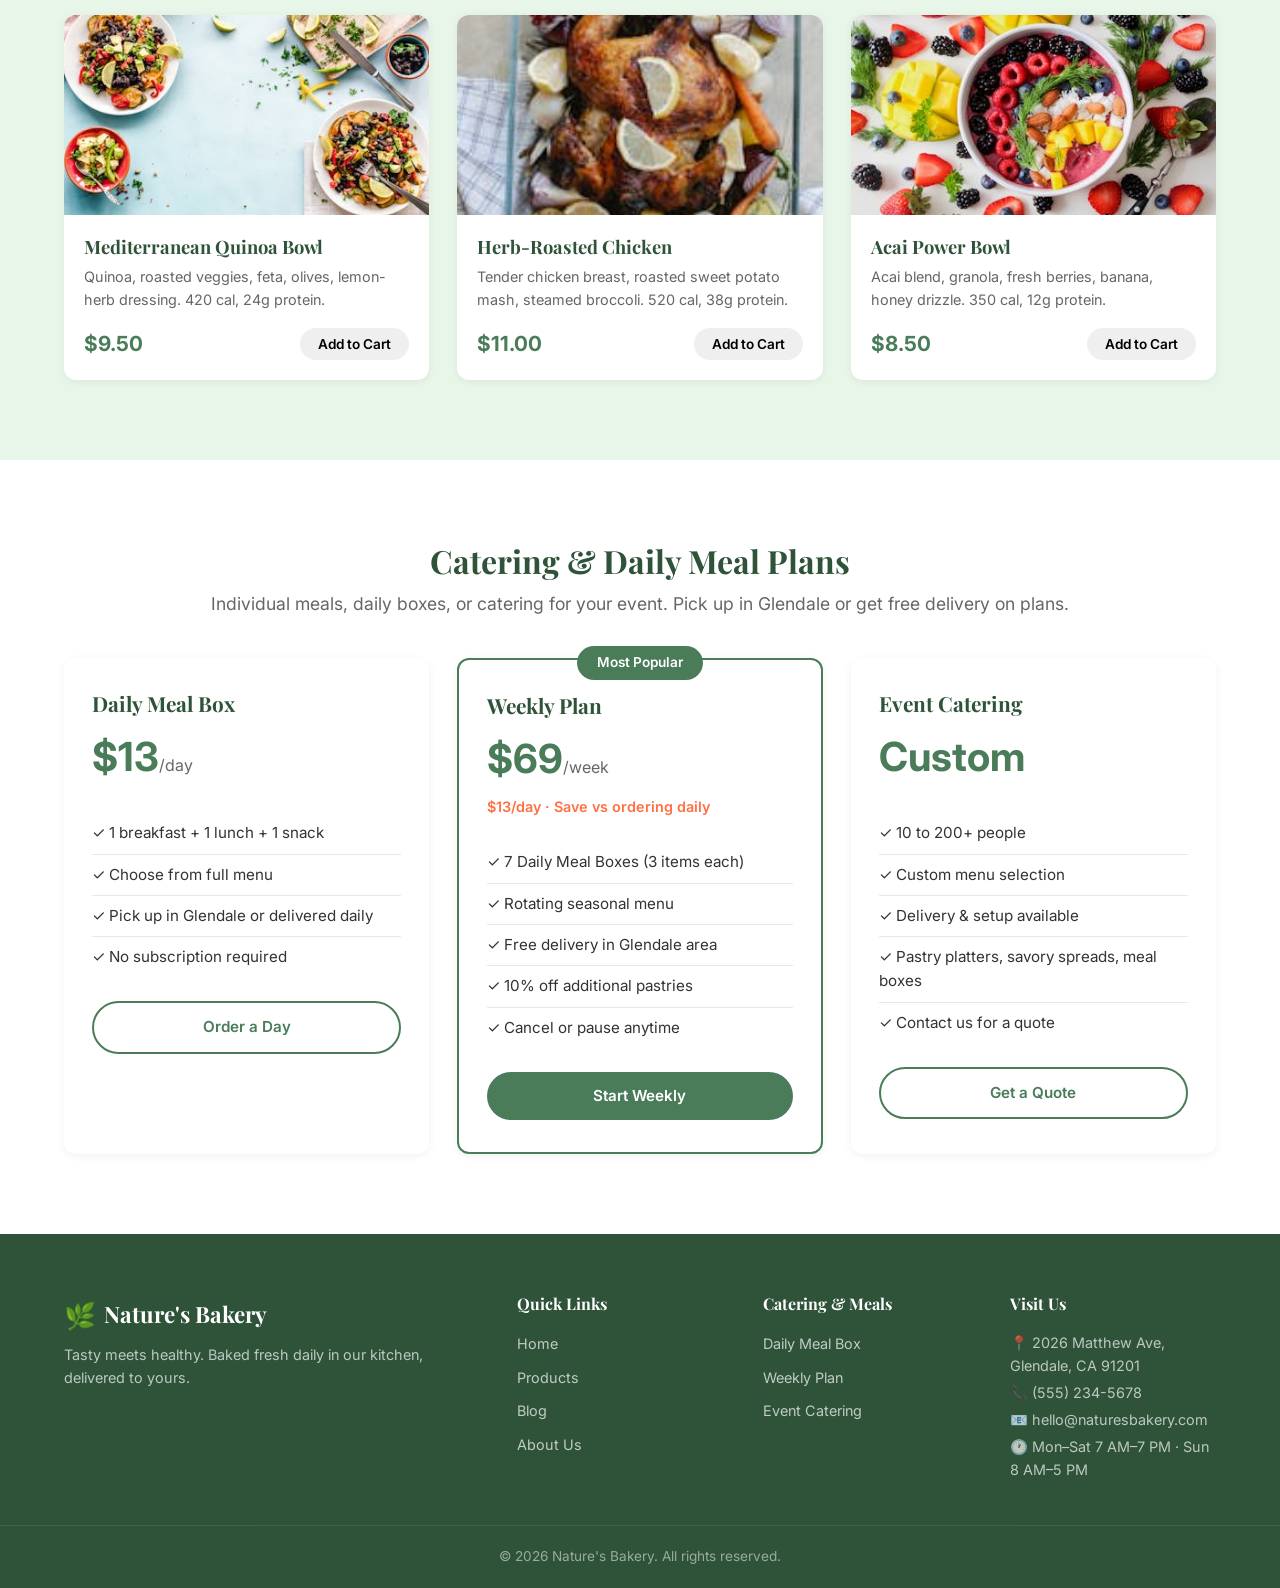
<file: products.html>
<!DOCTYPE html>
<html lang="en">
<head>
    <meta charset="UTF-8">
    <meta name="viewport" content="width=device-width, initial-scale=1.0">
    <title>Products — Nature's Bakery</title>
    <link rel="stylesheet" href="style.css">
    <link rel="preconnect" href="https://fonts.googleapis.com">
    <link href="https://fonts.googleapis.com/css2?family=Playfair+Display:wght@400;600;700&family=Inter:wght@300;400;500;600;700&display=swap" rel="stylesheet">
</head>
<body>
    <!-- LOCATION BANNER -->
    <div class="location-banner">
        📍 <span>2026 Matthew Ave, Glendale, CA 91201</span> · <span>Mon–Sat 7 AM–7 PM, Sun 8 AM–5 PM</span> · <a href="tel:5552345678">(555) 234-5678</a>
    </div>

    <!-- NAVIGATION -->
    <nav class="navbar">
        <div class="nav-container">
            <a href="index.html" class="logo">
                <span class="logo-leaf">🌿</span>
                <span class="logo-text">Nature's Bakery</span>
            </a>
            <ul class="nav-links">
                <li><a href="index.html">Home</a></li>
                <li><a href="blog.html">Blog</a></li>
                <li><a href="products.html" class="active">Products</a></li>
                <li><a href="cart.html">Cart</a></li>
                <li><a href="about.html">About Us</a></li>
            </ul>
            <a href="products.html" class="nav-cta">Our Menu</a>
        </div>
    </nav>

    <!-- PAGE HERO -->
    <section class="page-hero">
        <div class="container">
            <h1>Our Menu</h1>
            <p>Fresh baked goods, savory grab-and-go items, and meal plans — pick what works for you.</p>
        </div>
    </section>

    <!-- PASTRIES (V2-style cards with real images) -->
    <section class="products-section">
        <div class="container">
            <h2>Pastries & Baked Goods</h2>
            <p class="section-subtitle">Baked fresh every morning with whole grains and natural sweeteners</p>
            <div class="products-grid">
                <div class="product-card">
                    <div class="product-img"><span class="badge">Bestseller</span><img src="images/croissant.jpg" alt="Almond Honey Croissant"></div>
                    <div class="product-info">
                        <h3>Almond Honey Croissant</h3>
                        <p>Flaky, golden, sweetened with raw honey and topped with sliced almonds.</p>
                        <div class="product-price-row">
                            <span class="product-price">$4.50</span>
                            <button class="btn btn-small" onclick="addToCart('Almond Honey Croissant', 4.50)">Add to Cart</button>
                        </div>
                    </div>
                </div>
                <div class="product-card">
                    <div class="product-img"><img src="images/banana-bread.jpg" alt="Whole Wheat Banana Bread"></div>
                    <div class="product-info">
                        <h3>Whole Wheat Banana Bread</h3>
                        <p>Moist, naturally sweetened with overripe bananas and a touch of maple syrup.</p>
                        <div class="product-price-row">
                            <span class="product-price">$5.00</span>
                            <button class="btn btn-small" onclick="addToCart('Whole Wheat Banana Bread', 5.00)">Add to Cart</button>
                        </div>
                    </div>
                </div>
                <div class="product-card">
                    <div class="product-img"><img src="images/muffin.jpg" alt="Blueberry Oat Muffin"></div>
                    <div class="product-info">
                        <h3>Blueberry Oat Muffin</h3>
                        <p>Packed with real blueberries and rolled oats, sweetened with maple syrup.</p>
                        <div class="product-price-row">
                            <span class="product-price">$3.50</span>
                            <button class="btn btn-small" onclick="addToCart('Blueberry Oat Muffin', 3.50)">Add to Cart</button>
                        </div>
                    </div>
                </div>
                <div class="product-card">
                    <div class="product-img"><img src="images/galette.jpg" alt="Spinach & Feta Galette"></div>
                    <div class="product-info">
                        <h3>Spinach & Feta Galette</h3>
                        <p>Savory whole-wheat pastry with organic spinach and locally sourced feta.</p>
                        <div class="product-price-row">
                            <span class="product-price">$6.00</span>
                            <button class="btn btn-small" onclick="addToCart('Spinach & Feta Galette', 6.00)">Add to Cart</button>
                        </div>
                    </div>
                </div>
                <div class="product-card">
                    <div class="product-img"><img src="images/brownie.jpg" alt="Dark Chocolate Avocado Brownie"></div>
                    <div class="product-info">
                        <h3>Dark Chocolate Avocado Brownie</h3>
                        <p>Fudgy, rich, and secretly packed with healthy fats.</p>
                        <div class="product-price-row">
                            <span class="product-price">$3.75</span>
                            <button class="btn btn-small" onclick="addToCart('Dark Chocolate Avocado Brownie', 3.75)">Add to Cart</button>
                        </div>
                    </div>
                </div>
                <div class="product-card">
                    <div class="product-img"><img src="images/bagel.jpg" alt="Everything Oat Bagel"></div>
                    <div class="product-info">
                        <h3>Everything Oat Bagel</h3>
                        <p>Hearty oat bagel topped with seeds and herbs. Perfect with house-made hummus.</p>
                        <div class="product-price-row">
                            <span class="product-price">$3.25</span>
                            <button class="btn btn-small" onclick="addToCart('Everything Oat Bagel', 3.25)">Add to Cart</button>
                        </div>
                    </div>
                </div>
            </div>
        </div>
    </section>

    <!-- MEAL PREP (V2-style cards) -->
    <section class="products-section alt-bg">
        <div class="container">
            <h2>Savory Grab-and-Go</h2>
            <p class="section-subtitle">Hearty savory items — perfect for lunch, a quick dinner, or stocking your fridge for the week.</p>
            <div class="products-grid">
                <div class="product-card">
                    <div class="product-img"><img src="images/quinoa-bowl.jpg" alt="Mediterranean Quinoa Bowl"></div>
                    <div class="product-info">
                        <h3>Mediterranean Quinoa Bowl</h3>
                        <p>Quinoa, roasted veggies, feta, olives, lemon-herb dressing. 420 cal, 24g protein.</p>
                        <div class="product-price-row">
                            <span class="product-price">$9.50</span>
                            <button class="btn btn-small" onclick="addToCart('Mediterranean Quinoa Bowl', 9.50)">Add to Cart</button>
                        </div>
                    </div>
                </div>
                <div class="product-card">
                    <div class="product-img"><img src="images/chicken.jpg" alt="Herb-Roasted Chicken"></div>
                    <div class="product-info">
                        <h3>Herb-Roasted Chicken</h3>
                        <p>Tender chicken breast, roasted sweet potato mash, steamed broccoli. 520 cal, 38g protein.</p>
                        <div class="product-price-row">
                            <span class="product-price">$11.00</span>
                            <button class="btn btn-small" onclick="addToCart('Herb-Roasted Chicken', 11.00)">Add to Cart</button>
                        </div>
                    </div>
                </div>
                <div class="product-card">
                    <div class="product-img"><img src="images/acai-bowl.jpg" alt="Acai Power Bowl"></div>
                    <div class="product-info">
                        <h3>Acai Power Bowl</h3>
                        <p>Acai blend, granola, fresh berries, banana, honey drizzle. 350 cal, 12g protein.</p>
                        <div class="product-price-row">
                            <span class="product-price">$8.50</span>
                            <button class="btn btn-small" onclick="addToCart('Acai Power Bowl', 8.50)">Add to Cart</button>
                        </div>
                    </div>
                </div>
            </div>
        </div>
    </section>

    <!-- MEAL PLANS -->
    <section class="products-section" id="meal-plans">
        <div class="container">
            <h2>Catering & Daily Meal Plans</h2>
            <p class="section-subtitle">Individual meals, daily boxes, or catering for your event. Pick up in Glendale or get free delivery on plans.</p>
            <div class="plans-grid">
                <div class="plan-card">
                    <div class="plan-header">
                        <h3>Daily Meal Box</h3>
                        <div class="plan-price">$13<span class="plan-period">/day</span></div>
                    </div>
                    <ul class="plan-features">
                        <li>✓ 1 breakfast + 1 lunch + 1 snack</li>
                        <li>✓ Choose from full menu</li>
                        <li>✓ Pick up in Glendale or delivered daily</li>
                        <li>✓ No subscription required</li>
                    </ul>
                    <a href="cart.html" class="btn btn-secondary btn-full">Order a Day</a>
                </div>
                <div class="plan-card plan-popular">
                    <div class="plan-badge">Most Popular</div>
                    <div class="plan-header">
                        <h3>Weekly Plan</h3>
                        <div class="plan-price">$69<span class="plan-period">/week</span></div>
                        <div class="plan-savings">$13/day · Save vs ordering daily</div>
                    </div>
                    <ul class="plan-features">
                        <li>✓ 7 Daily Meal Boxes (3 items each)</li>
                        <li>✓ Rotating seasonal menu</li>
                        <li>✓ Free delivery in Glendale area</li>
                        <li>✓ 10% off additional pastries</li>
                        <li>✓ Cancel or pause anytime</li>
                    </ul>
                    <a href="cart.html" class="btn btn-primary btn-full">Start Weekly</a>
                </div>
                <div class="plan-card">
                    <div class="plan-header">
                        <h3>Event Catering</h3>
                        <div class="plan-price">Custom</div>
                    </div>
                    <ul class="plan-features">
                        <li>✓ 10 to 200+ people</li>
                        <li>✓ Custom menu selection</li>
                        <li>✓ Delivery & setup available</li>
                        <li>✓ Pastry platters, savory spreads, meal boxes</li>
                        <li>✓ Contact us for a quote</li>
                    </ul>
                    <a href="about.html" class="btn btn-secondary btn-full">Get a Quote</a>
                </div>
            </div>
        </div>
    </section>

    <!-- FOOTER -->
    <footer>
        <div class="container footer-grid">
            <div class="footer-brand">
                <div class="logo">
                    <span class="logo-leaf">🌿</span>
                    <span class="logo-text">Nature's Bakery</span>
                </div>
                <p>Tasty meets healthy. Baked fresh daily in our kitchen, delivered to yours.</p>
            </div>
            <div class="footer-links">
                <h4>Quick Links</h4>
                <ul>
                    <li><a href="index.html">Home</a></li>
                    <li><a href="products.html">Products</a></li>
                    <li><a href="blog.html">Blog</a></li>
                    <li><a href="about.html">About Us</a></li>
                </ul>
            </div>
            <div class="footer-links">
                <h4>Catering & Meals</h4>
                <ul>
                    <li><a href="products.html#meal-plans">Daily Meal Box</a></li>
                    <li><a href="products.html#meal-plans">Weekly Plan</a></li>
                    <li><a href="products.html#meal-plans">Event Catering</a></li>
                </ul>
            </div>
            <div class="footer-contact">
                <h4>Visit Us</h4>
                <p>📍 2026 Matthew Ave, Glendale, CA 91201</p>
                <p>📞 (555) 234-5678</p>
                <p>📧 hello@naturesbakery.com</p>
                <p>🕐 Mon–Sat 7 AM–7 PM · Sun 8 AM–5 PM</p>
            </div>
        </div>
        <div class="footer-bottom">
            <p>&copy; 2026 Nature's Bakery. All rights reserved.</p>
        </div>
    </footer>

    <div id="cart-toast" class="cart-toast">Added to cart!</div>
    <script src="script.js"></script>
</body>
</html>
</file>
<file: style.css>
/* ============================================
   Nature's Bakery — Base Styles & Layout
   ============================================ */

/* Reset & Base */
*, *::before, *::after {
    margin: 0;
    padding: 0;
    box-sizing: border-box;
}

:root {
    --green-dark: #2E5339;
    --green: #4A7C59;
    --green-light: #8BC34A;
    --green-pale: #E8F5E9;
    --cream: #FFF8F0;
    --cream-dark: #F5EDE0;
    --brown: #8B6F47;
    --brown-light: #D4A574;
    --brown-dark: #5D4E37;
    --orange: #FF7043;
    --white: #FFFFFF;
    --gray-100: #F7F7F7;
    --gray-200: #E8E8E8;
    --gray-600: #666666;
    --gray-800: #333333;
    --shadow-sm: 0 2px 8px rgba(0,0,0,0.06);
    --shadow-md: 0 4px 20px rgba(0,0,0,0.1);
    --shadow-lg: 0 8px 40px rgba(0,0,0,0.12);
    --radius: 12px;
    --radius-sm: 8px;
    --transition: all 0.3s ease;
}

html {
    scroll-behavior: smooth;
}

body {
    font-family: 'Inter', -apple-system, BlinkMacSystemFont, sans-serif;
    color: var(--gray-800);
    background: var(--white);
    line-height: 1.6;
    -webkit-font-smoothing: antialiased;
}

h1, h2, h3, h4 {
    font-family: 'Playfair Display', Georgia, serif;
    line-height: 1.3;
}

.container {
    max-width: 1200px;
    margin: 0 auto;
    padding: 0 24px;
}

a {
    text-decoration: none;
    color: inherit;
}

/* ============================================
   Navigation
   ============================================ */
.navbar {
    position: fixed;
    top: 0;
    left: 0;
    right: 0;
    z-index: 1000;
    background: rgba(255, 255, 255, 0.97);
    backdrop-filter: blur(10px);
    border-bottom: 1px solid var(--gray-200);
    padding: 0 24px;
}

.nav-container {
    max-width: 1200px;
    margin: 0 auto;
    display: flex;
    align-items: center;
    justify-content: space-between;
    height: 72px;
}

.logo {
    display: flex;
    align-items: center;
    gap: 8px;
    font-family: 'Playfair Display', serif;
    font-size: 1.4rem;
    font-weight: 700;
    color: var(--green-dark);
}

.logo-leaf {
    font-size: 1.6rem;
}

.nav-links {
    display: flex;
    list-style: none;
    gap: 32px;
}

.nav-links a {
    font-size: 0.95rem;
    font-weight: 500;
    color: var(--gray-600);
    transition: var(--transition);
    position: relative;
}

.nav-links a:hover,
.nav-links a.active {
    color: var(--green);
}

.nav-links a.active::after {
    content: '';
    position: absolute;
    bottom: -4px;
    left: 0;
    right: 0;
    height: 2px;
    background: var(--green);
    border-radius: 1px;
}

.nav-cta {
    background: var(--green);
    color: var(--white);
    padding: 10px 24px;
    border-radius: 50px;
    font-weight: 600;
    font-size: 0.9rem;
    transition: var(--transition);
}

.nav-cta:hover {
    background: var(--green-dark);
    transform: translateY(-1px);
}

/* ============================================
   Buttons
   ============================================ */
.btn {
    display: inline-block;
    padding: 12px 28px;
    border-radius: 50px;
    font-weight: 600;
    font-size: 0.95rem;
    border: none;
    cursor: pointer;
    transition: var(--transition);
    text-align: center;
    font-family: 'Inter', sans-serif;
}

.btn-primary {
    background: var(--green);
    color: var(--white);
}

.btn-primary:hover {
    background: var(--green-dark);
    transform: translateY(-2px);
    box-shadow: var(--shadow-md);
}

.btn-secondary {
    background: transparent;
    color: var(--green);
    border: 2px solid var(--green);
}

.btn-secondary:hover {
    background: var(--green);
    color: var(--white);
    transform: translateY(-2px);
}

.btn-large {
    padding: 16px 40px;
    font-size: 1.05rem;
}

.btn-small {
    padding: 8px 18px;
    font-size: 0.85rem;
}

.btn-full {
    display: block;
    width: 100%;
}

/* ============================================
   Hero (Homepage)
   ============================================ */
.hero {
    position: relative;
    min-height: 85vh;
    display: flex;
    align-items: center;
    background: linear-gradient(135deg, #2E5339 0%, #4A7C59 40%, #8BC34A 100%);
    overflow: hidden;
    margin-top: 72px;
}

.hero-overlay {
    position: absolute;
    inset: 0;
    background: url("data:image/svg+xml,%3Csvg width='60' height='60' viewBox='0 0 60 60' xmlns='http://www.w3.org/2000/svg'%3E%3Cg fill='none' fill-rule='evenodd'%3E%3Cg fill='%23ffffff' fill-opacity='0.05'%3E%3Cpath d='M36 34v-4h-2v4h-4v2h4v4h2v-4h4v-2h-4zm0-30V0h-2v4h-4v2h4v4h2V6h4V4h-4zM6 34v-4H4v4H0v2h4v4h2v-4h4v-2H6zM6 4V0H4v4H0v2h4v4h2V6h4V4H6z'/%3E%3C/g%3E%3C/g%3E%3C/svg%3E");
}

.hero-content {
    position: relative;
    z-index: 1;
    max-width: 1200px;
    margin: 0 auto;
    padding: 0 24px;
    color: var(--white);
}

.hero h1 {
    font-size: 4rem;
    font-weight: 700;
    margin-bottom: 20px;
    line-height: 1.1;
}

.hero .highlight {
    color: #FFD54F;
    font-style: italic;
}

.hero p {
    font-size: 1.25rem;
    max-width: 560px;
    line-height: 1.7;
    opacity: 0.95;
    margin-bottom: 36px;
}

.hero-buttons {
    display: flex;
    gap: 16px;
    flex-wrap: wrap;
}

.hero-buttons .btn-primary {
    background: var(--white);
    color: var(--green-dark);
}

.hero-buttons .btn-primary:hover {
    background: var(--cream);
}

.hero-buttons .btn-secondary {
    border-color: var(--white);
    color: var(--white);
}

.hero-buttons .btn-secondary:hover {
    background: var(--white);
    color: var(--green-dark);
}

/* ============================================
   Page Hero (inner pages)
   ============================================ */
.page-hero {
    background: linear-gradient(135deg, #2E5339, #4A7C59);
    padding: 140px 0 60px;
    color: var(--white);
    text-align: center;
}

.page-hero h1 {
    font-size: 2.8rem;
    margin-bottom: 12px;
}

.page-hero p {
    font-size: 1.15rem;
    opacity: 0.9;
    max-width: 600px;
    margin: 0 auto;
}

/* ============================================
   Section Layouts
   ============================================ */
.why-us,
.popular,
.meal-program,
.testimonials,
.cta-banner,
.blog-section,
.products-section,
.about-section,
.values-section,
.team-section,
.contact-section,
.cart-section {
    padding: 80px 0;
}

.alt-bg {
    background: var(--green-pale);
}

.section-subtitle {
    text-align: center;
    color: var(--gray-600);
    font-size: 1.1rem;
    margin-bottom: 40px;
}

.center-link {
    text-align: center;
    margin-top: 40px;
}

/* ============================================
   Features Grid (Why Us)
   ============================================ */
.why-us h2 {
    text-align: center;
    font-size: 2.2rem;
    margin-bottom: 48px;
    color: var(--green-dark);
}

.features-grid {
    display: grid;
    grid-template-columns: repeat(auto-fit, minmax(240px, 1fr));
    gap: 32px;
}

.feature-card {
    background: var(--white);
    border-radius: var(--radius);
    padding: 32px 24px;
    text-align: center;
    box-shadow: var(--shadow-sm);
    transition: var(--transition);
}

.feature-card:hover {
    transform: translateY(-4px);
    box-shadow: var(--shadow-md);
}

.feature-icon {
    font-size: 2.5rem;
    margin-bottom: 16px;
}

.feature-card h3 {
    font-size: 1.2rem;
    margin-bottom: 8px;
    color: var(--green-dark);
}

.feature-card p {
    color: var(--gray-600);
    font-size: 0.95rem;
}

/* ============================================
   Product Cards
   ============================================ */
.products-section h2 {
    text-align: center;
    font-size: 2rem;
    margin-bottom: 8px;
    color: var(--green-dark);
}

.products-grid {
    display: grid;
    grid-template-columns: repeat(auto-fill, minmax(300px, 1fr));
    gap: 28px;
    margin-top: 32px;
}

.product-card {
    background: var(--white);
    border-radius: var(--radius);
    overflow: hidden;
    box-shadow: var(--shadow-sm);
    transition: var(--transition);
}

.product-card:hover {
    transform: translateY(-4px);
    box-shadow: var(--shadow-md);
}

/* V2-style product cards with real images */
.product-img {
    height: 200px;
    overflow: hidden;
    position: relative;
}

.product-img img {
    width: 100%;
    height: 100%;
    object-fit: cover;
    display: block;
}

.product-img .badge {
    position: absolute;
    top: 12px;
    left: 12px;
    background: var(--orange);
    color: var(--white);
    padding: 4px 14px;
    border-radius: 50px;
    font-size: 0.8rem;
    font-weight: 600;
    z-index: 1;
}

/* V1-style product cards (fallback, kept for compatibility) */
.product-image {
    height: 160px;
    overflow: hidden;
}

.product-image img {
    width: 100%;
    height: 100%;
    object-fit: cover;
    border-radius: 12px 12px 0 0;
    display: block;
}

.product-image .product-badge {
    position: absolute;
    top: 12px;
    left: 12px;
    z-index: 1;
}

.product-emoji {
    font-size: 4rem;
}

.product-badge {
    position: absolute;
    top: 12px;
    left: 12px;
    background: var(--orange);
    color: var(--white);
    padding: 4px 14px;
    border-radius: 50px;
    font-size: 0.8rem;
    font-weight: 600;
}

.product-info {
    padding: 20px;
}

.product-info h3 {
    font-size: 1.15rem;
    margin-bottom: 6px;
    color: var(--green-dark);
}

.product-info p {
    color: var(--gray-600);
    font-size: 0.9rem;
    margin-bottom: 16px;
}

.product-price-row {
    display: flex;
    align-items: center;
    justify-content: space-between;
}

.product-price {
    font-size: 1.3rem;
    font-weight: 700;
    color: var(--green);
}

/* ============================================
   Meal Program Section
   ============================================ */
.meal-program {
    background: var(--cream);
}

.meal-program .container {
    display: grid;
    grid-template-columns: 1fr 1fr;
    gap: 60px;
    align-items: center;
}

.meal-program h2 {
    font-size: 2.2rem;
    color: var(--green-dark);
    margin-bottom: 16px;
}

.meal-program p {
    color: var(--gray-600);
    font-size: 1.05rem;
    margin-bottom: 20px;
}

.checklist {
    list-style: none;
    margin-bottom: 28px;
}

.checklist li {
    padding: 6px 0;
    font-size: 1rem;
    color: var(--gray-800);
}

.meal-box {
    background: var(--white);
    border-radius: var(--radius);
    padding: 48px 32px;
    text-align: center;
    box-shadow: var(--shadow-md);
}

.meal-label {
    font-family: 'Playfair Display', serif;
    font-size: 1.5rem;
    color: var(--green-dark);
    margin-bottom: 16px;
}

.meal-emojis {
    font-size: 3rem;
    margin-bottom: 16px;
}

.meal-tagline {
    color: var(--gray-600);
    font-size: 1rem;
}

/* ============================================
   Pricing Plans
   ============================================ */
.plans-grid {
    display: grid;
    grid-template-columns: repeat(auto-fit, minmax(280px, 1fr));
    gap: 28px;
    margin-top: 32px;
}

.plan-card {
    background: var(--white);
    border-radius: var(--radius);
    padding: 32px 28px;
    box-shadow: var(--shadow-sm);
    transition: var(--transition);
    position: relative;
}

.plan-card:hover {
    transform: translateY(-4px);
    box-shadow: var(--shadow-md);
}

.plan-popular {
    border: 2px solid var(--green);
}

.plan-badge {
    position: absolute;
    top: -14px;
    left: 50%;
    transform: translateX(-50%);
    background: var(--green);
    color: var(--white);
    padding: 6px 20px;
    border-radius: 50px;
    font-size: 0.85rem;
    font-weight: 600;
}

.plan-header h3 {
    font-size: 1.3rem;
    color: var(--green-dark);
    margin-bottom: 8px;
}

.plan-price {
    font-size: 2.5rem;
    font-weight: 700;
    color: var(--green);
}

.plan-period {
    font-size: 1rem;
    font-weight: 400;
    color: var(--gray-600);
}

.plan-savings {
    font-size: 0.9rem;
    color: var(--orange);
    font-weight: 600;
    margin-top: 4px;
}

.plan-features {
    list-style: none;
    margin: 24px 0;
}

.plan-features li {
    padding: 8px 0;
    font-size: 0.95rem;
    border-bottom: 1px solid var(--gray-200);
}

.plan-features li:last-child {
    border-bottom: none;
}

/* ============================================
   Testimonials
   ============================================ */
.testimonials {
    background: var(--cream);
}

.testimonials h2 {
    text-align: center;
    font-size: 2.2rem;
    color: var(--green-dark);
    margin-bottom: 40px;
}

.testimonials-grid {
    display: grid;
    grid-template-columns: repeat(auto-fit, minmax(300px, 1fr));
    gap: 28px;
}

.testimonial-card {
    background: var(--white);
    border-radius: var(--radius);
    padding: 28px;
    box-shadow: var(--shadow-sm);
}

.testimonial-card .stars {
    color: #FFD54F;
    font-size: 1.1rem;
    margin-bottom: 12px;
}

.testimonial-card p {
    font-size: 1rem;
    color: var(--gray-800);
    margin-bottom: 12px;
    font-style: italic;
}

.testimonial-author {
    color: var(--green);
    font-weight: 600;
    font-size: 0.9rem;
}

/* ============================================
   CTA Banner
   ============================================ */
.cta-banner {
    background: linear-gradient(135deg, #2E5339, #4A7C59);
    color: var(--white);
    text-align: center;
}

.cta-banner h2 {
    font-size: 2.2rem;
    margin-bottom: 12px;
}

.cta-banner p {
    opacity: 0.9;
    margin-bottom: 28px;
    font-size: 1.1rem;
}

.cta-buttons {
    display: flex;
    gap: 16px;
    justify-content: center;
    flex-wrap: wrap;
}

.cta-buttons .btn-primary {
    background: var(--white);
    color: var(--green-dark);
}

.cta-buttons .btn-primary:hover {
    background: var(--cream);
}

.cta-buttons .btn-secondary {
    border-color: var(--white);
    color: var(--white);
}

.cta-buttons .btn-secondary:hover {
    background: var(--white);
    color: var(--green-dark);
}

/* ============================================
   Blog Posts
   ============================================ */
.blog-post {
    display: grid;
    grid-template-columns: 1fr 1fr;
    gap: 48px;
    margin-bottom: 80px;
    align-items: start;
}

.blog-post-reverse {
    direction: rtl;
}

.blog-post-reverse > * {
    direction: ltr;
}

.blog-image {
    height: 360px;
    border-radius: var(--radius);
    display: flex;
    align-items: center;
    justify-content: center;
    flex-direction: column;
    position: relative;
}

.blog-emoji {
    font-size: 4rem;
}

.blog-category {
    position: absolute;
    top: 16px;
    left: 16px;
    background: rgba(255,255,255,0.9);
    color: var(--green-dark);
    padding: 4px 14px;
    border-radius: 50px;
    font-size: 0.8rem;
    font-weight: 600;
}

.blog-content h2 {
    font-size: 1.6rem;
    color: var(--green-dark);
    margin-bottom: 12px;
}

.blog-content h3 {
    font-size: 1.2rem;
    color: var(--brown-dark);
    margin: 20px 0 10px;
}

.blog-meta {
    display: flex;
    gap: 16px;
    margin-bottom: 16px;
}

.blog-date, .blog-read {
    font-size: 0.85rem;
    color: var(--gray-600);
}

.blog-content p {
    color: var(--gray-600);
    margin-bottom: 12px;
    font-size: 0.95rem;
}

.blog-list {
    padding-left: 20px;
    margin-bottom: 16px;
}

.blog-list li {
    margin-bottom: 8px;
    color: var(--gray-600);
    font-size: 0.95rem;
}

.blog-cta {
    margin-top: 20px;
}

.day-schedule {
    background: var(--cream);
    border-radius: var(--radius-sm);
    padding: 16px;
    margin: 16px 0;
}

.day-item {
    display: flex;
    justify-content: space-between;
    padding: 10px 0;
    border-bottom: 1px solid var(--gray-200);
}

.day-item:last-child {
    border-bottom: none;
}

.day-time {
    font-weight: 600;
    color: var(--green-dark);
}

.day-meal {
    color: var(--gray-800);
}

/* ============================================
   Cart Page
   ============================================ */
.cart-layout {
    display: grid;
    grid-template-columns: 2fr 1fr;
    gap: 40px;
    align-items: start;
}

.cart-empty {
    text-align: center;
    padding: 60px 20px;
}

.cart-empty-icon {
    font-size: 4rem;
    margin-bottom: 16px;
}

.cart-empty h2 {
    color: var(--green-dark);
    margin-bottom: 8px;
}

.cart-empty p {
    color: var(--gray-600);
    margin-bottom: 24px;
}

.cart-item {
    display: flex;
    align-items: center;
    gap: 16px;
    padding: 16px;
    border-bottom: 1px solid var(--gray-200);
}

.cart-item-image {
    width: 60px;
    height: 60px;
    border-radius: var(--radius-sm);
    display: flex;
    align-items: center;
    justify-content: center;
    font-size: 1.8rem;
}

.cart-item-info {
    flex: 1;
}

.cart-item-info h4 {
    font-size: 1rem;
    color: var(--green-dark);
}

.cart-item-info p {
    color: var(--gray-600);
    font-size: 0.85rem;
}

.cart-item-price {
    font-weight: 700;
    color: var(--green);
    font-size: 1.1rem;
}

.cart-item-remove {
    background: none;
    border: none;
    color: #ccc;
    font-size: 1.2rem;
    cursor: pointer;
    padding: 4px 8px;
    transition: var(--transition);
}

.cart-item-remove:hover {
    color: #e53935;
}

.cart-summary {
    background: var(--cream);
    border-radius: var(--radius);
    padding: 28px;
    position: sticky;
    top: 96px;
}

.cart-summary h3 {
    font-size: 1.3rem;
    color: var(--green-dark);
    margin-bottom: 20px;
}

.summary-row {
    display: flex;
    justify-content: space-between;
    padding: 10px 0;
    font-size: 0.95rem;
    color: var(--gray-600);
}

.summary-total {
    border-top: 2px solid var(--gray-200);
    margin-top: 8px;
    padding-top: 12px;
    font-size: 1.1rem;
    font-weight: 700;
    color: var(--gray-800);
}

.summary-promo {
    margin: 20px 0;
}

.promo-label {
    font-size: 0.9rem;
    color: var(--gray-600);
    margin-bottom: 8px;
}

.promo-input {
    display: flex;
    gap: 8px;
}

.promo-input input {
    flex: 1;
    padding: 10px 14px;
    border: 1px solid var(--gray-200);
    border-radius: var(--radius-sm);
    font-size: 0.9rem;
}

.promo-input input:focus {
    outline: none;
    border-color: var(--green);
}

.summary-note {
    text-align: center;
    font-size: 0.85rem;
    color: var(--gray-600);
    margin-top: 12px;
}

/* Checkout Steps */
.checkout-steps {
    margin-top: 80px;
}

.checkout-steps h2 {
    text-align: center;
    font-size: 2rem;
    color: var(--green-dark);
    margin-bottom: 40px;
}

.steps-grid {
    display: flex;
    align-items: center;
    justify-content: center;
    gap: 12px;
    flex-wrap: wrap;
}

.step-card {
    background: var(--white);
    border-radius: var(--radius);
    padding: 24px 20px;
    box-shadow: var(--shadow-sm);
    text-align: center;
    min-width: 180px;
    flex: 1;
}

.step-number {
    width: 36px;
    height: 36px;
    background: var(--green);
    color: var(--white);
    border-radius: 50%;
    display: flex;
    align-items: center;
    justify-content: center;
    font-weight: 700;
    margin: 0 auto 12px;
}

.step-card h3 {
    font-size: 1rem;
    color: var(--green-dark);
    margin-bottom: 6px;
}

.step-card p {
    font-size: 0.85rem;
    color: var(--gray-600);
}

.step-arrow {
    font-size: 1.5rem;
    color: var(--green-light);
    font-weight: 700;
}

/* ============================================
   About Page
   ============================================ */
.about-grid {
    display: grid;
    grid-template-columns: 1fr 1fr;
    gap: 60px;
    align-items: center;
}

.about-image {
    border-radius: var(--radius);
    min-height: 400px;
    display: flex;
    align-items: center;
    justify-content: center;
}

.about-image-content {
    text-align: center;
}

.about-emoji {
    font-size: 5rem;
    display: block;
    margin-bottom: 16px;
}

.about-emoji-small {
    font-size: 2rem;
}

.about-text h2 {
    font-size: 2rem;
    color: var(--green-dark);
    margin-bottom: 16px;
}

.about-text p {
    color: var(--gray-600);
    margin-bottom: 16px;
    font-size: 1rem;
    line-height: 1.7;
}

/* Values */
.values-grid {
    display: grid;
    grid-template-columns: repeat(auto-fit, minmax(240px, 1fr));
    gap: 28px;
}

.value-card {
    background: var(--white);
    border-radius: var(--radius);
    padding: 32px 24px;
    text-align: center;
    box-shadow: var(--shadow-sm);
    transition: var(--transition);
}

.value-card:hover {
    transform: translateY(-4px);
    box-shadow: var(--shadow-md);
}

.value-icon {
    font-size: 2.5rem;
    margin-bottom: 12px;
}

.value-card h3 {
    font-size: 1.15rem;
    color: var(--green-dark);
    margin-bottom: 8px;
}

.value-card p {
    color: var(--gray-600);
    font-size: 0.9rem;
}

/* Team */
.team-grid {
    display: grid;
    grid-template-columns: repeat(auto-fit, minmax(260px, 1fr));
    gap: 28px;
}

.team-card {
    background: var(--white);
    border-radius: var(--radius);
    padding: 32px 24px;
    text-align: center;
    box-shadow: var(--shadow-sm);
}

.team-avatar {
    width: 80px;
    height: 80px;
    border-radius: 50%;
    margin: 0 auto 16px;
    display: flex;
    align-items: center;
    justify-content: center;
    font-size: 2rem;
}

.team-card h3 {
    font-size: 1.1rem;
    color: var(--green-dark);
}

.team-role {
    color: var(--green);
    font-weight: 600;
    font-size: 0.9rem;
    margin-bottom: 8px;
}

.team-card p:last-child {
    color: var(--gray-600);
    font-size: 0.9rem;
}

/* ============================================
   Contact Page
   ============================================ */
.contact-grid {
    display: grid;
    grid-template-columns: 1fr 1fr;
    gap: 48px;
    align-items: start;
}

.contact-item {
    display: flex;
    gap: 16px;
    margin-bottom: 24px;
    align-items: flex-start;
}

.contact-icon {
    font-size: 1.5rem;
    flex-shrink: 0;
}

.contact-item h4 {
    font-size: 1rem;
    color: var(--green-dark);
    margin-bottom: 4px;
}

.contact-item p {
    color: var(--gray-600);
    font-size: 0.95rem;
}

.contact-form {
    background: var(--cream);
    border-radius: var(--radius);
    padding: 32px;
}

.contact-form h3 {
    font-size: 1.3rem;
    color: var(--green-dark);
    margin-bottom: 20px;
}

.form-row {
    display: grid;
    grid-template-columns: 1fr 1fr;
    gap: 12px;
    margin-bottom: 12px;
}

.contact-form input,
.contact-form textarea {
    width: 100%;
    padding: 12px 16px;
    border: 1px solid var(--gray-200);
    border-radius: var(--radius-sm);
    font-family: 'Inter', sans-serif;
    font-size: 0.95rem;
    margin-bottom: 12px;
}

.contact-form input:focus,
.contact-form textarea:focus {
    outline: none;
    border-color: var(--green);
}

/* ============================================
   Footer
   ============================================ */
footer {
    background: var(--green-dark);
    color: rgba(255,255,255,0.85);
    padding: 60px 0 0;
}

.footer-grid {
    display: grid;
    grid-template-columns: 2fr 1fr 1fr 1fr;
    gap: 40px;
    padding-bottom: 40px;
}

.footer-brand p {
    font-size: 0.9rem;
    margin-top: 8px;
    opacity: 0.8;
}

footer .logo {
    color: var(--white);
}

footer h4 {
    color: var(--white);
    font-size: 1rem;
    margin-bottom: 16px;
}

.footer-links ul {
    list-style: none;
}

.footer-links li {
    margin-bottom: 8px;
}

.footer-links a {
    color: rgba(255,255,255,0.7);
    font-size: 0.9rem;
    transition: var(--transition);
}

.footer-links a:hover {
    color: var(--white);
}

.footer-contact p {
    font-size: 0.9rem;
    margin-bottom: 4px;
    opacity: 0.8;
}

.footer-bottom {
    border-top: 1px solid rgba(255,255,255,0.15);
    text-align: center;
    padding: 20px 0;
    font-size: 0.85rem;
    opacity: 0.6;
}

/* ============================================
   Cart Toast
   ============================================ */
.cart-toast {
    position: fixed;
    bottom: 30px;
    right: 30px;
    background: var(--green);
    color: var(--white);
    padding: 14px 28px;
    border-radius: 50px;
    font-weight: 600;
    box-shadow: var(--shadow-md);
    transform: translateY(100px);
    opacity: 0;
    transition: all 0.3s ease;
    z-index: 9999;
}

.cart-toast.show {
    transform: translateY(0);
    opacity: 1;
}

/* ============================================
   Responsive
   ============================================ */
@media (max-width: 768px) {
    .nav-links { display: none; }
    .hero h1 { font-size: 2.5rem; }
    .hero p { font-size: 1.05rem; }
    .meal-program .container { grid-template-columns: 1fr; }
    .blog-post { grid-template-columns: 1fr; }
    .blog-post-reverse { direction: ltr; }
    .about-grid { grid-template-columns: 1fr; }
    .cart-layout { grid-template-columns: 1fr; }
    .contact-grid { grid-template-columns: 1fr; }
    .footer-grid { grid-template-columns: 1fr 1fr; }
    .steps-grid { flex-direction: column; }
    .step-arrow { transform: rotate(90deg); }
    .form-row { grid-template-columns: 1fr; }
}

/* Blog and About image fixes */
.blog-image {
    overflow: hidden;
    min-height: 200px;
}

.blog-image img {
    width: 100%;
    height: 100%;
    object-fit: cover;
}

.about-image {
    overflow: hidden;
}

.about-image img {
    width: 100%;
    height: 100%;
    object-fit: cover;
    border-radius: 12px;
}

/* V2 cart item images */
.cart-item-img img {
    width: 100%;
    height: 100%;
    object-fit: cover;
    border-radius: 6px;
}

/* Blog post image styles (V2 format) */
.blog-post .blog-img {
    overflow: hidden;
    min-height: 200px;
}

.blog-img img {
    width: 100%;
    height: 100%;
    object-fit: cover;
}

/* About section with real images */
.about-img img {
    width: 100%;
    height: 100%;
    object-fit: cover;
    border-radius: 12px;
}

/* ============================================
   Full Blog Post Layout
   ============================================ */
.blog-full-post {
    max-width: 800px;
    margin: 0 auto;
}

.blog-full-header {
    margin-bottom: 40px;
}

.blog-full-title {
    font-family: 'Playfair Display', Georgia, serif;
    font-size: 2.4rem;
    color: var(--green-dark);
    line-height: 1.25;
    margin-bottom: 20px;
}

.blog-full-intro {
    font-size: 1.1rem;
    color: var(--gray-800);
    line-height: 1.7;
    margin-bottom: 16px;
}

.blog-tag {
    background: var(--green-pale);
    color: var(--green-dark);
    padding: 4px 12px;
    border-radius: 50px;
    font-size: 0.8rem;
    font-weight: 600;
}

.blog-full-body {
    font-size: 1.05rem;
    line-height: 1.8;
    color: var(--gray-800);
}

.blog-full-body h2 {
    font-family: 'Playfair Display', Georgia, serif;
    font-size: 1.6rem;
    color: var(--green-dark);
    margin: 40px 0 16px;
    padding-top: 8px;
}

.blog-full-body p {
    margin-bottom: 16px;
}

.blog-checklist {
    list-style: none;
    padding-left: 0;
    margin: 16px 0 24px;
}

.blog-checklist li {
    padding: 8px 0 8px 28px;
    position: relative;
    margin-bottom: 4px;
}

.blog-checklist li::before {
    content: '✓';
    position: absolute;
    left: 0;
    color: var(--green);
    font-weight: 700;
}

.blog-full-cta {
    background: var(--green-pale);
    border-left: 4px solid var(--green);
    padding: 24px 28px;
    border-radius: 0 var(--radius-sm) var(--radius-sm) 0;
    margin: 40px 0;
}

.blog-full-cta p {
    font-size: 1.05rem;
    line-height: 1.7;
    margin-bottom: 8px;
}

.blog-full-cta p:last-child {
    margin-bottom: 0;
}

.blog-full-footer {
    border-top: 2px solid var(--gray-200);
    padding-top: 28px;
    margin-top: 48px;
}

.blog-full-footer p {
    font-size: 1.05rem;
    line-height: 1.7;
    color: var(--gray-800);
    margin-bottom: 12px;
}

/* Location banner - prominent on every page */
.location-banner {
    background: var(--green-pale);
    padding: 14px 0;
    text-align: center;
    font-size: 0.9rem;
    color: var(--green-dark);
    border-bottom: 1px solid rgba(46, 83, 57, 0.1);
}

.location-banner span {
    margin: 0 8px;
}

.location-banner a {
    color: var(--green);
    font-weight: 600;
}

.location-banner a:hover {
    text-decoration: underline;
}

@media (max-width: 768px) {
    .blog-full-title {
        font-size: 1.8rem;
    }
    .blog-full-body h2 {
        font-size: 1.3rem;
    }
}

/* Meal box price */
.meal-price {
    margin-top: 12px;
    font-size: 0.95rem;
    color: var(--green);
    font-weight: 600;
}

/* ============================================
   Checkout Page
   ============================================ */
.checkout-section {
    padding: 40px 0 80px;
}

.checkout-layout {
    display: grid;
    grid-template-columns: 1fr 380px;
    gap: 40px;
    align-items: start;
}

.checkout-step {
    background: var(--white);
    border: 1px solid var(--gray-200);
    border-radius: var(--radius);
    padding: 28px;
    margin-bottom: 20px;
}

.checkout-step-header {
    display: flex;
    align-items: center;
    gap: 12px;
    margin-bottom: 20px;
}

.step-num {
    display: flex;
    align-items: center;
    justify-content: center;
    width: 32px;
    height: 32px;
    background: var(--green);
    color: var(--white);
    border-radius: 50%;
    font-weight: 700;
    font-size: 0.9rem;
    flex-shrink: 0;
}

.checkout-step-header h3 {
    font-size: 1.15rem;
    color: var(--green-dark);
    margin: 0;
}

.checkout-fields input[type="text"],
.checkout-fields input[type="email"],
.checkout-fields input[type="tel"],
.checkout-fields textarea {
    width: 100%;
    padding: 12px 16px;
    border: 1px solid var(--gray-200);
    border-radius: var(--radius-sm);
    font-family: 'Inter', sans-serif;
    font-size: 0.95rem;
    margin-bottom: 12px;
    transition: var(--transition);
}

.checkout-fields input:focus,
.checkout-fields textarea:focus {
    outline: none;
    border-color: var(--green);
    box-shadow: 0 0 0 3px rgba(74, 124, 89, 0.1);
}

.checkout-fields textarea {
    resize: vertical;
}

.delivery-option {
    display: flex;
    align-items: center;
    gap: 10px;
    padding: 12px 16px;
    border: 1px solid var(--gray-200);
    border-radius: var(--radius-sm);
    margin-bottom: 8px;
    cursor: pointer;
    transition: var(--transition);
}

.delivery-option:hover {
    border-color: var(--green);
    background: var(--green-pale);
}

.delivery-option input[type="radio"] {
    accent-color: var(--green);
    width: 18px;
    height: 18px;
}

.delivery-option span {
    font-size: 0.95rem;
}

.checkout-note {
    font-size: 0.85rem;
    color: var(--gray-600);
    margin-top: 4px;
}

.checkout-summary {
    background: var(--white);
    border: 1px solid var(--gray-200);
    border-radius: var(--radius);
    padding: 28px;
    position: sticky;
    top: 90px;
}

.checkout-summary h3 {
    font-size: 1.2rem;
    color: var(--green-dark);
    margin-bottom: 20px;
}

.summary-item {
    display: flex;
    justify-content: space-between;
    align-items: center;
    padding: 10px 0;
    border-bottom: 1px solid var(--gray-200);
}

.summary-item-info {
    display: flex;
    align-items: center;
    gap: 8px;
}

.summary-item-name {
    font-weight: 500;
    font-size: 0.95rem;
}

.summary-item-qty {
    color: var(--gray-600);
    font-size: 0.85rem;
}

.summary-item-price {
    font-weight: 600;
    color: var(--green-dark);
}

.summary-divider {
    border-top: 2px solid var(--gray-200);
    margin: 16px 0;
}

#place-order-btn {
    margin-top: 8px;
    font-size: 1.1rem;
    padding: 16px;
}

@media (max-width: 768px) {
    .checkout-layout {
        grid-template-columns: 1fr;
    }
    .checkout-summary {
        position: static;
        order: -1;
    }
}

/* ============================================
   Blog Hero Image
   ============================================ */
.blog-hero-image {
    position: relative;
    margin-top: 72px;
    height: 420px;
    overflow: hidden;
}

.blog-hero-image img {
    width: 100%;
    height: 100%;
    object-fit: cover;
    display: block;
}

.blog-hero-overlay {
    position: absolute;
    inset: 0;
    background: linear-gradient(to top, rgba(30, 50, 30, 0.85) 0%, rgba(30, 50, 30, 0.4) 50%, rgba(30, 50, 30, 0.2) 100%);
    display: flex;
    align-items: flex-end;
    padding: 40px 0;
}

.blog-hero-overlay .container {
    max-width: 800px;
}

.blog-hero-overlay h1 {
    font-family: 'Playfair Display', Georgia, serif;
    font-size: 2.4rem;
    color: #fff;
    line-height: 1.25;
    margin-bottom: 16px;
}

.blog-tag-large {
    display: inline-block;
    background: rgba(74, 124, 89, 0.9);
    color: #fff;
    padding: 4px 14px;
    border-radius: 50px;
    font-size: 0.8rem;
    font-weight: 600;
    margin-bottom: 12px;
    letter-spacing: 0.02em;
}

.blog-hero-overlay .blog-meta {
    color: rgba(255,255,255,0.8);
    font-size: 0.9rem;
}

.blog-hero-overlay .blog-meta span {
    margin-right: 16px;
}

/* Blog intro block */
.blog-full-intro-block {
    margin-bottom: 32px;
}

/* Blog inline image */
.blog-image-block {
    margin: 36px 0;
    border-radius: var(--radius);
    overflow: hidden;
}

.blog-inline-img {
    width: 100%;
    max-height: 400px;
    object-fit: cover;
    display: block;
    border-radius: var(--radius);
}

.blog-image-caption {
    font-size: 0.88rem;
    color: var(--gray-600);
    font-style: italic;
    margin-top: 10px;
    text-align: center;
    line-height: 1.5;
}

@media (max-width: 768px) {
    .blog-hero-image {
        height: 280px;
    }
    .blog-hero-overlay h1 {
        font-size: 1.6rem;
    }
}
</file>
